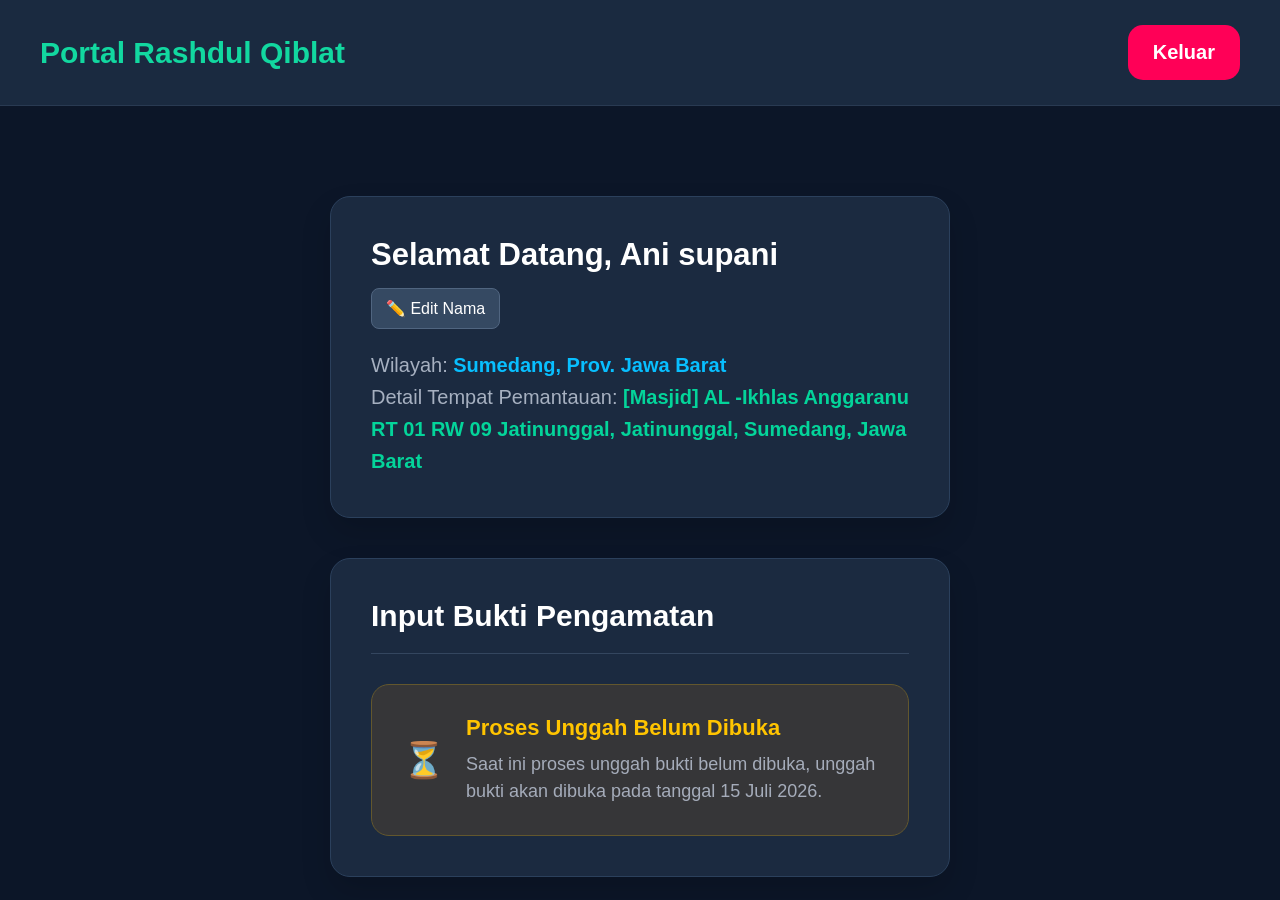
<file: index.html>
<!DOCTYPE html>
<html lang="id">
<head>
<meta charset="UTF-8">

<meta name="viewport" content="width=device-width, initial-scale=1.0">

<title>Dashboard Peserta</title>

<style>
*{
    margin:0;
    padding:0;
    box-sizing:border-box;
}

body{
    min-height:100vh;
    font-family:Arial, Helvetica, sans-serif;
    background:#0c1628;
    color:white;
}


/* NAVBAR */

.navbar{
    width:100%;
    background:#1a2a40;
    border-bottom:1px solid #293a52;
}

.navbar-container{
    height:105px;
    padding:20px 40px;
    display:flex;
    align-items:center;
    justify-content:space-between;
}


.brand{
    color:#12d8a0;
    font-size:30px;
    font-weight:bold;
}


.logout-button{

    background:#ff0057;
    color:white;

    padding:16px 25px;

    border-radius:15px;

    font-size:20px;
    font-weight:bold;

    text-decoration:none;

    transition:.3s;
}


.logout-button:hover{
    background:#d90048;
}


/* CONTAINER */

.dashboard-container{

    max-width:700px;

    margin:90px auto;

    padding:0 40px;

}


/* CARD */

.dashboard-card{

    background:#1b2a40;

    border:1px solid #2b405c;

    border-radius:20px;

    padding:40px;

    box-shadow:0 15px 30px rgba(0,0,0,.15);

}


/* WELCOME */

.welcome-row{

    display:flex;

    align-items:center;

    flex-wrap:wrap;

    gap:15px;

}


.welcome-row h1{

    font-size:31px;

}


.edit-button{

    background:#354962;

    border:1px solid #506580;

    color:white;

    padding:10px 14px;

    border-radius:8px;

    cursor:pointer;

    font-size:16px;

}


.edit-button:hover{

    background:#425a77;

}



.participant-information{

    margin-top:20px;

}



.participant-information p{

    color:#a6b0c0;

    font-size:20px;

    line-height:1.6;

}


.region-text{

    color:#08bfff;

    font-weight:bold;

}


.location-text{

    color:#04d49a;

    font-weight:bold;

}



/* UPLOAD */

.upload-card{

    margin-top:40px;

}


.upload-card h2{

    font-size:30px;

}



.card-divider{

    height:1px;

    background:#34465f;

    margin:20px 0 30px;

}



.upload-notice{

    background:#363638;

    border:1px solid #63572d;

    border-radius:18px;

    padding:30px;

    display:flex;

    align-items:center;

    gap:20px;

}



.notice-icon{

    font-size:35px;

}


.notice-content h3{

    color:#ffc400;

    font-size:22px;

    margin-bottom:10px;

}


.notice-content p{

    color:#a5acba;

    font-size:18px;

    line-height:1.5;

}



/* MOBILE */

@media(max-width:600px){


.navbar-container{

    height:85px;

    padding:15px 20px;

}



.brand{

    font-size:20px;

}



.logout-button{

    padding:12px 18px;

    font-size:15px;

}



.dashboard-container{

    margin-top:55px;

    padding:0 20px;

}



.dashboard-card{

    padding:25px 22px;

}



.welcome-row h1{

    font-size:24px;

}



.participant-information p{

    font-size:16px;

}



.upload-card h2{

    font-size:23px;

}



.upload-notice{

    padding:20px;

}



.notice-content h3{

    font-size:17px;

}



.notice-content p{

    font-size:15px;

}


}

</style>

</head>


<body>


<header class="navbar">

<div class="navbar-container">


<div class="brand">
    Portal Rashdul Qiblat
</div>


<a class="logout-button" href="#">
    Keluar
</a>


</div>

</header>



<main class="dashboard-container">


<section class="dashboard-card">


<div class="welcome-row">


<h1>
Selamat Datang,
<span id="nama">
 Ani supani   
</span>
</h1>


<button class="edit-button" onclick="ubahNama()">

✏️ Edit Nama

</button>


</div>



<div class="participant-information">


<p>
Wilayah:
<span class="region-text">
Sumedang, Prov. Jawa Barat
</span>
</p>


<p>

Detail Tempat Pemantauan:

<span class="location-text">

[Masjid] AL -Ikhlas Anggaranu RT 01 RW 09
Jatinunggal, Jatinunggal, Sumedang, Jawa Barat

</span>

</p>


</div>


</section>




<section class="dashboard-card upload-card">


<h2>
Input Bukti Pengamatan
</h2>


<div class="card-divider"></div>



<div class="upload-notice">


<div class="notice-icon">
⏳
</div>


<div class="notice-content">


<h3>
Proses Unggah Belum Dibuka
</h3>


<p>
Saat ini proses unggah bukti belum dibuka,
unggah bukti akan dibuka pada tanggal
15 Juli 2026.
</p>


</div>


</div>



</section>


</main>




<script>


function ubahNama(){

let namaLama=document.getElementById("nama").innerHTML.trim();


let namaBaru=prompt(
"Masukkan nama peserta:",
namaLama
);



if(namaBaru!==null && namaBaru.trim()!==""){

document.getElementById("nama").innerHTML=
namaBaru;

}

}


</script>



</body>
</html>
</file>
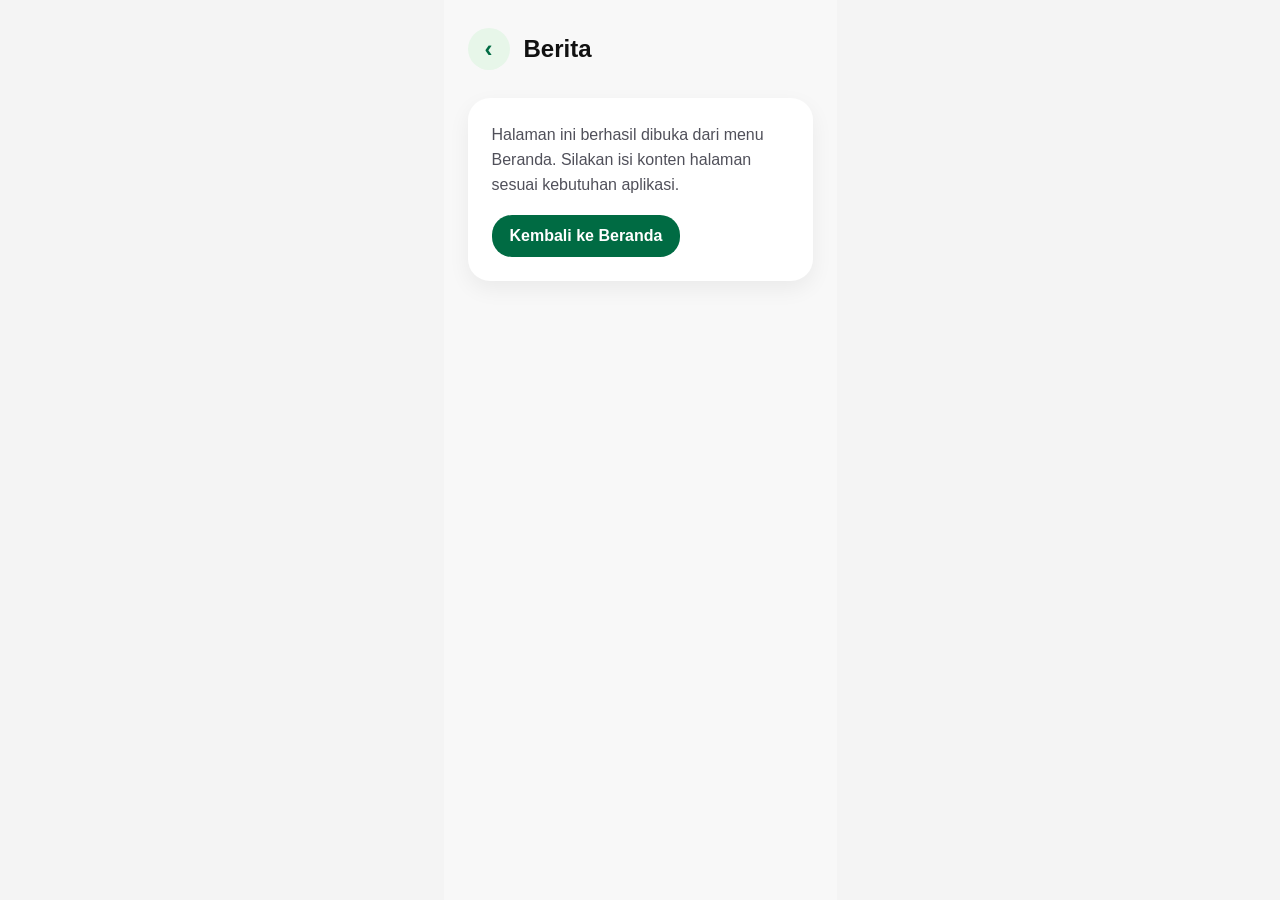
<file: berita.html>
<!DOCTYPE html>
<html lang="id">
<head>
<meta charset="UTF-8">
<meta name="viewport" content="width=device-width, initial-scale=1.0">
<title>Berita</title>
<style>
* { box-sizing: border-box; margin: 0; padding: 0; font-family: "Segoe UI", Arial, sans-serif; }
body { min-height: 100vh; background: #f4f4f4; display: flex; justify-content: center; }
.phone { width: 393px; min-height: 100vh; background: #f8f8f8; padding: 28px 24px; }
.header { display: flex; align-items: center; gap: 14px; margin-bottom: 28px; }
.back { width: 42px; height: 42px; border-radius: 50%; border: none; background: #e7f6e9; color: #006b43; font-size: 24px; font-weight: 800; cursor: pointer; }
h1 { font-size: 24px; color: #111; line-height: 32px; }
.card { background: #fff; border-radius: 22px; padding: 24px; box-shadow: 0 8px 22px rgba(0,0,0,.06); }
p { color: #50505a; font-size: 16px; line-height: 25px; margin-bottom: 18px; }
.btn { display: inline-block; padding: 12px 18px; border-radius: 20px; background: #006b43; color: #fff; text-decoration: none; font-weight: 700; }
</style>
</head>
<body>
<main class="phone">
  <div class="header">
    <button class="back" onclick="history.back()">‹</button>
    <h1>Berita</h1>
  </div>
  <section class="card">
    <p>Halaman ini berhasil dibuka dari menu Beranda. Silakan isi konten halaman sesuai kebutuhan aplikasi.</p>
    <a class="btn" href="index.html">Kembali ke Beranda</a>
  </section>
</main>
</body>
</html>
</file>
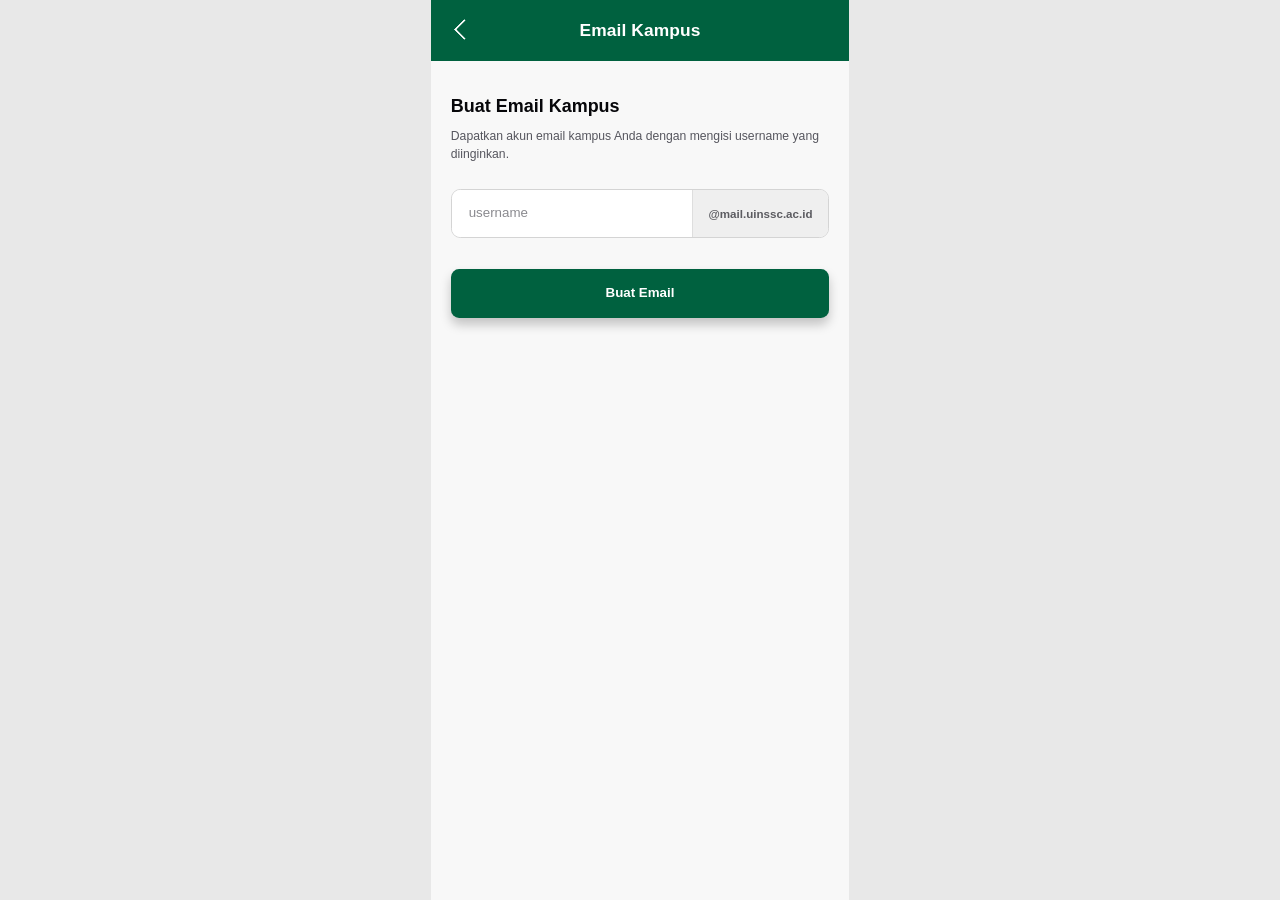
<file: email-kampus.html>
<!DOCTYPE html>
<html lang="id">
<head>
<meta charset="UTF-8" />
<meta name="viewport" content="width=device-width, initial-scale=1.0" />
<title>Email Kampus</title>
<style>
:root{
  --s:1;
  --green:#006b43;
  --green-dark:#00613f;
  --page:#f8f8f8;
  --text:#101014;
  --muted:#55565f;
  --line:#d8d8d8;
}
*{box-sizing:border-box;margin:0;padding:0}
html,body{width:100%;height:100%}
body{
  background:#e8e8e8;
  display:flex;
  justify-content:center;
  align-items:flex-start;
  font-family:"Segoe UI",Arial,sans-serif;
  color:var(--text);
  overflow:hidden;
}
.phone{
  width:calc(720px * var(--s));
  height:calc(1551px * var(--s));
  background:var(--page);
  overflow:hidden;
  position:relative;
}
.appbar{
  width:100%;
  height:calc(105px * var(--s));
  background:var(--green-dark);
  color:#fff;
  display:flex;
  align-items:center;
  justify-content:center;
  position:relative;
}
.back-btn{
  position:absolute;
  left:calc(31px * var(--s));
  top:50%;
  transform:translateY(-50%);
  width:calc(42px * var(--s));
  height:calc(52px * var(--s));
  border:0;
  background:transparent;
  cursor:pointer;
  -webkit-tap-highlight-color:transparent;
}
.back-btn::before{
  content:"";
  position:absolute;
  left:calc(13px * var(--s));
  top:calc(12px * var(--s));
  width:calc(22px * var(--s));
  height:calc(22px * var(--s));
  border-left:calc(5px * var(--s)) solid #fff;
  border-bottom:calc(5px * var(--s)) solid #fff;
  transform:rotate(45deg);
  border-radius:calc(2px * var(--s));
}
.appbar-title{
  font-size:calc(30px * var(--s));
  line-height:calc(36px * var(--s));
  font-weight:700;
  letter-spacing:.1px;
}
.content{
  padding:calc(58px * var(--s)) calc(34px * var(--s)) 0;
}
.title{
  font-size:calc(31px * var(--s));
  line-height:calc(38px * var(--s));
  font-weight:700;
  color:#07070a;
  margin-bottom:calc(19px * var(--s));
}
.desc{
  width:calc(650px * var(--s));
  color:#56565e;
  font-size:calc(21px * var(--s));
  line-height:calc(31px * var(--s));
  font-weight:400;
  margin-bottom:calc(43px * var(--s));
}
.input-wrap{
  width:100%;
  height:calc(86px * var(--s));
  border:calc(1.4px * var(--s)) solid #d4d4d4;
  border-radius:calc(16px * var(--s));
  background:#fff;
  display:grid;
  grid-template-columns:1fr calc(235px * var(--s));
  overflow:hidden;
}
.username-input{
  border:0;
  outline:0;
  background:#fff;
  padding:0 calc(29px * var(--s));
  font-size:calc(23px * var(--s));
  line-height:calc(28px * var(--s));
  color:#24242a;
  font-weight:400;
}
.username-input::placeholder{
  color:#8a8a8f;
  opacity:1;
}
.domain-box{
  background:#efefef;
  border-left:calc(1px * var(--s)) solid #dedede;
  display:flex;
  align-items:center;
  justify-content:center;
  color:#5c5c61;
  font-size:calc(20px * var(--s));
  line-height:calc(26px * var(--s));
  font-weight:600;
  white-space:nowrap;
}
.create-btn{
  width:100%;
  height:calc(86px * var(--s));
  margin-top:calc(52px * var(--s));
  border:0;
  border-radius:calc(14px * var(--s));
  background:var(--green-dark);
  color:#fff;
  display:grid;
  place-items:center;
  font-size:calc(23px * var(--s));
  line-height:calc(28px * var(--s));
  font-weight:700;
  box-shadow:0 calc(11px * var(--s)) calc(18px * var(--s)) rgba(0,0,0,.22);
  cursor:pointer;
  -webkit-tap-highlight-color:transparent;
}
.create-btn:active,
.back-btn:active{
  transform:translateY(-50%) scale(.96);
  opacity:.85;
}
.create-btn:active{
  transform:scale(.98);
}
.result-card{
  display:none;
  margin-top:calc(32px * var(--s));
  background:#e8f6e9;
  border:calc(1px * var(--s)) solid #d3ead7;
  border-radius:calc(14px * var(--s));
  padding:calc(22px * var(--s)) calc(24px * var(--s));
  color:#006b43;
  font-size:calc(19px * var(--s));
  line-height:calc(27px * var(--s));
  font-weight:600;
}
.toast{
  position:fixed;
  left:50%;
  bottom:calc(34px * var(--s));
  transform:translateX(-50%) translateY(calc(20px * var(--s)));
  min-width:calc(310px * var(--s));
  max-width:calc(620px * var(--s));
  padding:calc(15px * var(--s)) calc(22px * var(--s));
  border-radius:calc(18px * var(--s));
  background:rgba(0,97,63,.96);
  color:#fff;
  text-align:center;
  font-size:calc(17px * var(--s));
  line-height:calc(23px * var(--s));
  font-weight:500;
  opacity:0;
  pointer-events:none;
  transition:.2s ease;
}
.toast.show{
  opacity:1;
  transform:translateX(-50%) translateY(0);
}
@media(max-width:720px){body{background:var(--page)}}
</style>
</head>
<body>
<main class="phone">
  <header class="appbar">
    <button class="back-btn" aria-label="Kembali"></button>
    <h1 class="appbar-title">Email Kampus</h1>
  </header>

  <section class="content">
    <h2 class="title">Buat Email Kampus</h2>
    <p class="desc">Dapatkan akun email kampus Anda dengan mengisi username yang diinginkan.</p>

    <div class="input-wrap">
      <input class="username-input" id="username" type="text" placeholder="username" autocomplete="off" />
      <div class="domain-box">@mail.uinssc.ac.id</div>
    </div>

    <button class="create-btn" id="createEmail">Buat Email</button>
    <div class="result-card" id="resultCard"></div>
  </section>
</main>

<div class="toast" id="toast"></div>

<script>
function fitPhone(){
  const scale = Math.min(window.innerWidth / 720, window.innerHeight / 1551, 1);
  document.documentElement.style.setProperty('--s', scale.toFixed(5));
}
fitPhone();
window.addEventListener('resize', fitPhone);

const backBtn = document.querySelector('.back-btn');
const input = document.getElementById('username');
const createBtn = document.getElementById('createEmail');
const resultCard = document.getElementById('resultCard');
const toast = document.getElementById('toast');
const domain = '@mail.uinssc.ac.id';

backBtn.addEventListener('click', () => {
  if (history.length > 1) history.back();
  else window.location.href = 'index.html';
});

function showToast(message){
  toast.textContent = message;
  toast.classList.add('show');
  clearTimeout(window.__toastTimer);
  window.__toastTimer = setTimeout(() => toast.classList.remove('show'), 1600);
}

function cleanUsername(value){
  return value
    .toLowerCase()
    .replace(/\s+/g, '')
    .replace(/[^a-z0-9._-]/g, '');
}

input.addEventListener('input', () => {
  const cleaned = cleanUsername(input.value);
  if (input.value !== cleaned) input.value = cleaned;
});

createBtn.addEventListener('click', () => {
  const username = cleanUsername(input.value.trim());

  if (!username) {
    showToast('Username email kampus belum diisi');
    input.focus();
    return;
  }

  const email = username + domain;
  resultCard.style.display = 'block';
  resultCard.textContent = 'Email kampus yang diajukan: ' + email;
  showToast('Pengajuan email kampus berhasil dibuat');
});
</script>
</body>
</html>
</file>
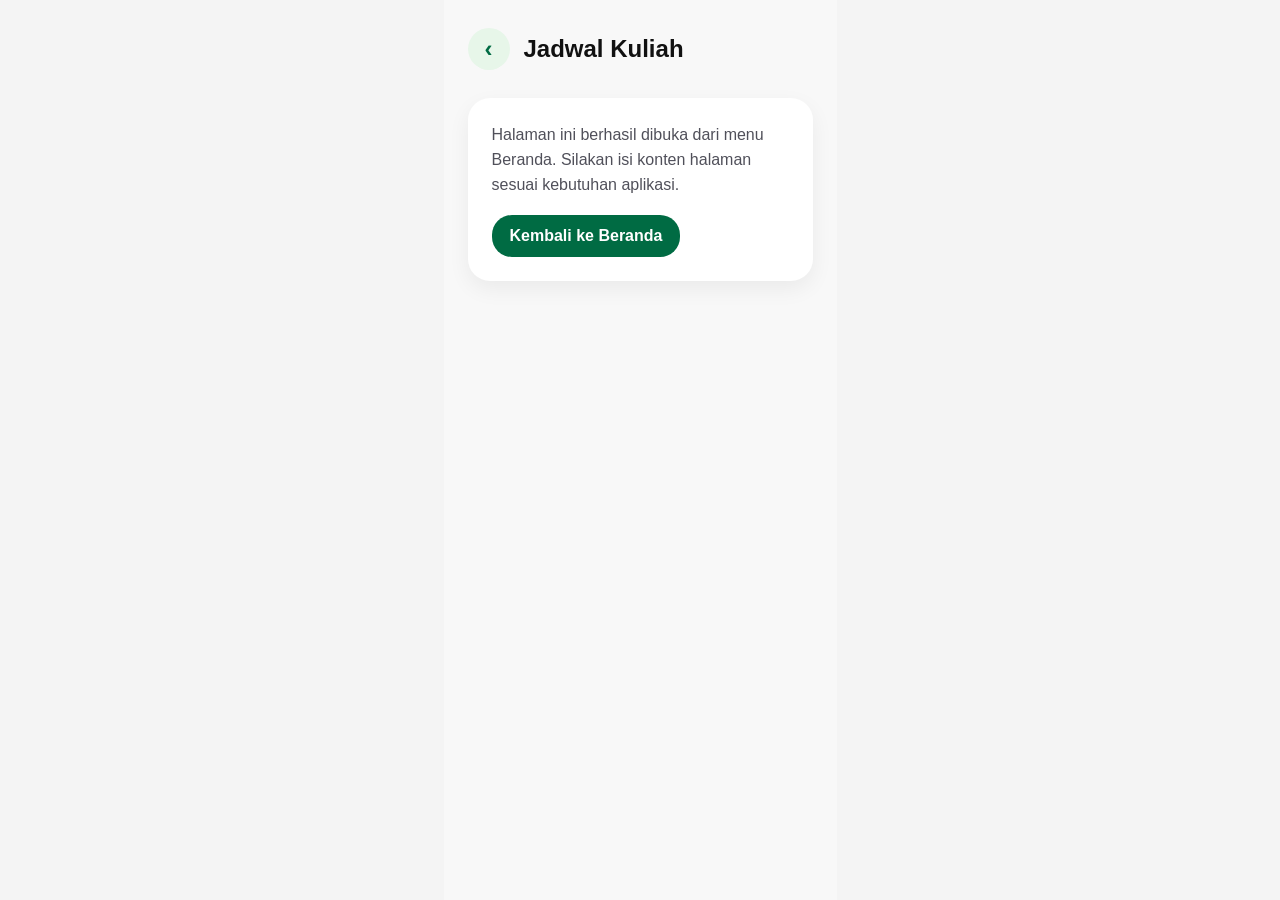
<file: jadwal.html>
<!DOCTYPE html>
<html lang="id">
<head>
<meta charset="UTF-8">
<meta name="viewport" content="width=device-width, initial-scale=1.0">
<title>Jadwal Kuliah</title>
<style>
* { box-sizing: border-box; margin: 0; padding: 0; font-family: "Segoe UI", Arial, sans-serif; }
body { min-height: 100vh; background: #f4f4f4; display: flex; justify-content: center; }
.phone { width: 393px; min-height: 100vh; background: #f8f8f8; padding: 28px 24px; }
.header { display: flex; align-items: center; gap: 14px; margin-bottom: 28px; }
.back { width: 42px; height: 42px; border-radius: 50%; border: none; background: #e7f6e9; color: #006b43; font-size: 24px; font-weight: 800; cursor: pointer; }
h1 { font-size: 24px; color: #111; line-height: 32px; }
.card { background: #fff; border-radius: 22px; padding: 24px; box-shadow: 0 8px 22px rgba(0,0,0,.06); }
p { color: #50505a; font-size: 16px; line-height: 25px; margin-bottom: 18px; }
.btn { display: inline-block; padding: 12px 18px; border-radius: 20px; background: #006b43; color: #fff; text-decoration: none; font-weight: 700; }
</style>
</head>
<body>
<main class="phone">
  <div class="header">
    <button class="back" onclick="history.back()">‹</button>
    <h1>Jadwal Kuliah</h1>
  </div>
  <section class="card">
    <p>Halaman ini berhasil dibuka dari menu Beranda. Silakan isi konten halaman sesuai kebutuhan aplikasi.</p>
    <a class="btn" href="index.html">Kembali ke Beranda</a>
  </section>
</main>
</body>
</html>
</file>
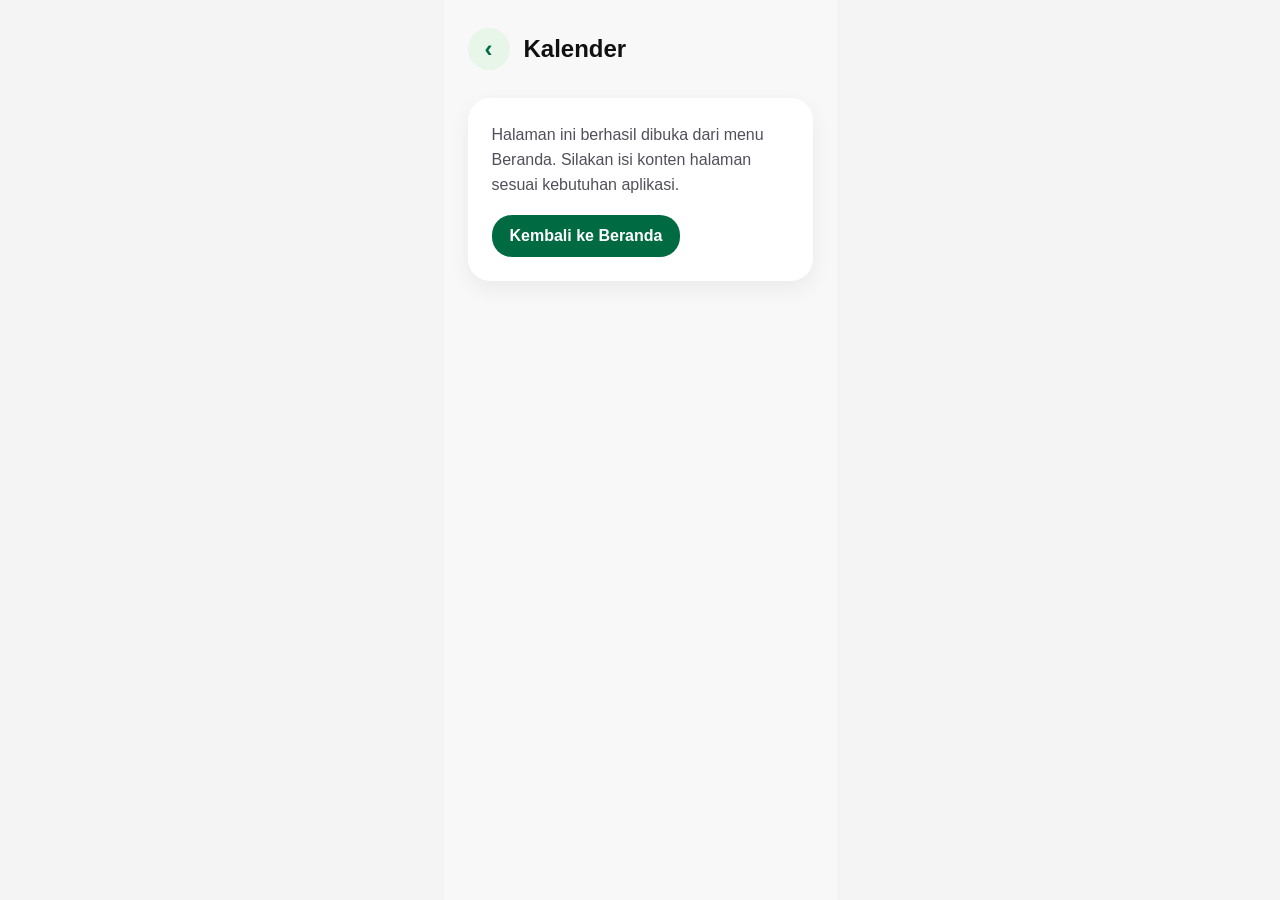
<file: kalender.html>
<!DOCTYPE html>
<html lang="id">
<head>
<meta charset="UTF-8">
<meta name="viewport" content="width=device-width, initial-scale=1.0">
<title>Kalender</title>
<style>
* { box-sizing: border-box; margin: 0; padding: 0; font-family: "Segoe UI", Arial, sans-serif; }
body { min-height: 100vh; background: #f4f4f4; display: flex; justify-content: center; }
.phone { width: 393px; min-height: 100vh; background: #f8f8f8; padding: 28px 24px; }
.header { display: flex; align-items: center; gap: 14px; margin-bottom: 28px; }
.back { width: 42px; height: 42px; border-radius: 50%; border: none; background: #e7f6e9; color: #006b43; font-size: 24px; font-weight: 800; cursor: pointer; }
h1 { font-size: 24px; color: #111; line-height: 32px; }
.card { background: #fff; border-radius: 22px; padding: 24px; box-shadow: 0 8px 22px rgba(0,0,0,.06); }
p { color: #50505a; font-size: 16px; line-height: 25px; margin-bottom: 18px; }
.btn { display: inline-block; padding: 12px 18px; border-radius: 20px; background: #006b43; color: #fff; text-decoration: none; font-weight: 700; }
</style>
</head>
<body>
<main class="phone">
  <div class="header">
    <button class="back" onclick="history.back()">‹</button>
    <h1>Kalender</h1>
  </div>
  <section class="card">
    <p>Halaman ini berhasil dibuka dari menu Beranda. Silakan isi konten halaman sesuai kebutuhan aplikasi.</p>
    <a class="btn" href="index.html">Kembali ke Beranda</a>
  </section>
</main>
</body>
</html>
</file>
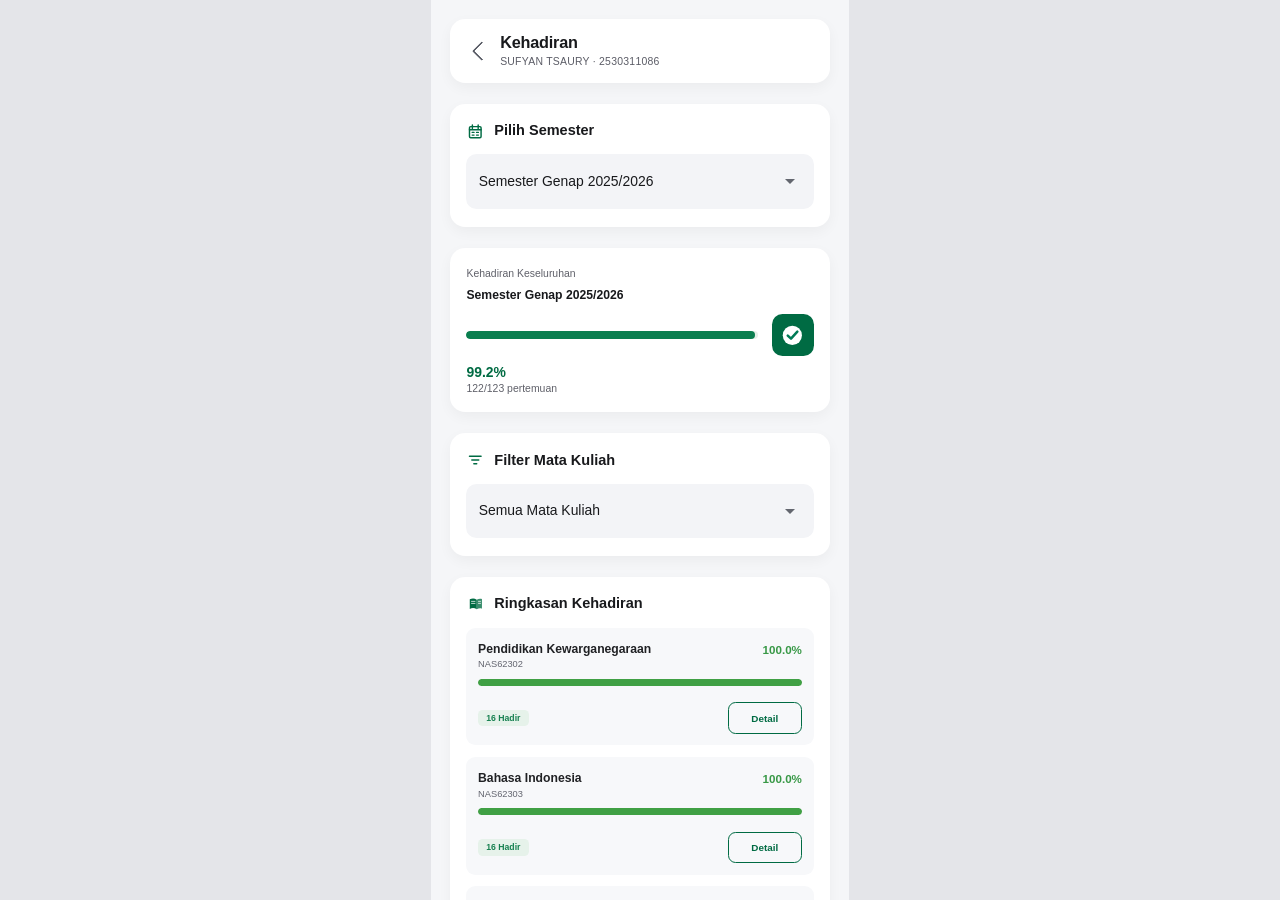
<file: kehadiran.html>
<!DOCTYPE html>
<html lang="id">
<head>
<meta charset="UTF-8" />
<meta name="viewport" content="width=device-width, initial-scale=1.0" />
<title>Kehadiran</title>
<style>
:root{
  --s:1;
  --green:#006b43;
  --green-2:#07824f;
  --page:#f5f6f8;
  --card:#ffffff;
  --soft:#f7f8fa;
  --field:#f3f4f7;
  --text:#18191c;
  --muted:#62646e;
  --shadow:0 calc(8px * var(--s)) calc(24px * var(--s)) rgba(0,0,0,.045);
}
*{box-sizing:border-box;margin:0;padding:0}
html,body{width:100%;height:100%}
body{
  background:#e4e5e9;
  display:flex;
  justify-content:center;
  align-items:flex-start;
  font-family:"Segoe UI",Arial,sans-serif;
  color:var(--text);
  overflow:hidden;
}
.phone{
  width:calc(720px * var(--s));
  height:calc(1551px * var(--s));
  background:var(--page);
  padding:calc(32px * var(--s)) calc(33px * var(--s)) calc(54px * var(--s));
  overflow-y:auto;
  overflow-x:hidden;
  position:relative;
}
.card{
  background:var(--card);
  border-radius:calc(26px * var(--s));
  box-shadow:var(--shadow);
}
.top-card{
  height:calc(111px * var(--s));
  display:flex;
  align-items:center;
  padding:0 calc(34px * var(--s));
}
.title-row{
  display:flex;
  align-items:center;
  gap:calc(19px * var(--s));
}
.back-btn{
  width:calc(33px * var(--s));
  height:calc(45px * var(--s));
  border:0;
  background:transparent;
  position:relative;
  flex:0 0 auto;
  cursor:pointer;
}
.back-btn::before{
  content:"";
  position:absolute;
  left:calc(8px * var(--s));
  top:calc(11px * var(--s));
  width:calc(20px * var(--s));
  height:calc(20px * var(--s));
  border-left:calc(4px * var(--s)) solid #585b65;
  border-bottom:calc(4px * var(--s)) solid #585b65;
  transform:rotate(45deg);
  border-radius:calc(2px * var(--s));
}
.page-title{
  font-size:calc(28px * var(--s));
  line-height:calc(33px * var(--s));
  font-weight:700;
  letter-spacing:-.2px;
}
.page-subtitle{
  margin-top:calc(5px * var(--s));
  color:#5b5c66;
  font-size:calc(18px * var(--s));
  line-height:calc(23px * var(--s));
  font-weight:400;
  letter-spacing:.25px;
}
.selector-card{
  margin-top:calc(36px * var(--s));
  padding:calc(31px * var(--s)) calc(28px * var(--s));
  min-height:calc(205px * var(--s));
}
.section-title{
  display:flex;
  align-items:center;
  gap:calc(16px * var(--s));
  font-size:calc(25px * var(--s));
  line-height:calc(31px * var(--s));
  font-weight:700;
  margin-bottom:calc(24px * var(--s));
}
.section-icon{
  width:calc(32px * var(--s));
  height:calc(32px * var(--s));
  color:var(--green);
  display:grid;
  place-items:center;
  flex:0 0 auto;
}
.section-icon svg{width:100%;height:100%}
.select-box{
  height:calc(94px * var(--s));
  border-radius:calc(18px * var(--s));
  background:var(--field);
  display:flex;
  align-items:center;
  justify-content:space-between;
  padding:0 calc(21px * var(--s));
  font-size:calc(24px * var(--s));
  line-height:calc(30px * var(--s));
  font-weight:500;
  cursor:pointer;
}
.chevron-down{
  width:0;
  height:0;
  border-left:calc(9px * var(--s)) solid transparent;
  border-right:calc(9px * var(--s)) solid transparent;
  border-top:calc(9px * var(--s)) solid #63666f;
  margin-right:calc(11px * var(--s));
}
.overall-card{
  margin-top:calc(36px * var(--s));
  min-height:calc(217px * var(--s));
  padding:calc(33px * var(--s)) calc(28px * var(--s)) calc(28px * var(--s));
}
.overall-label{
  font-size:calc(18px * var(--s));
  line-height:calc(24px * var(--s));
  color:#5f6069;
  font-weight:400;
  margin-bottom:calc(10px * var(--s));
}
.overall-title{
  font-size:calc(21px * var(--s));
  line-height:calc(28px * var(--s));
  font-weight:700;
  margin-bottom:calc(20px * var(--s));
}
.progress-area{
  display:grid;
  grid-template-columns:1fr calc(72px * var(--s));
  gap:calc(24px * var(--s));
  align-items:center;
}
.progress-line{
  width:100%;
  height:calc(14px * var(--s));
  border-radius:999px;
  overflow:hidden;
  background:#e5efe7;
}
.progress-fill{
  height:100%;
  width:var(--progress,100%);
  background:#0a7e4f;
  border-radius:999px;
}
.check-box{
  width:calc(72px * var(--s));
  height:calc(72px * var(--s));
  border-radius:calc(18px * var(--s));
  background:var(--green);
  display:grid;
  place-items:center;
}
.check-box svg{
  width:calc(46px * var(--s));
  height:calc(46px * var(--s));
}
.overall-percent{
  margin-top:calc(13px * var(--s));
  color:var(--green);
  font-size:calc(24px * var(--s));
  line-height:calc(29px * var(--s));
  font-weight:700;
}
.overall-meet{
  margin-top:calc(3px * var(--s));
  color:#5f6069;
  font-size:calc(18px * var(--s));
  line-height:calc(24px * var(--s));
  font-weight:400;
}
.content-card{
  margin-top:calc(36px * var(--s));
  padding:calc(31px * var(--s)) calc(28px * var(--s)) calc(33px * var(--s));
}
.attendance-list{
  display:flex;
  flex-direction:column;
  gap:calc(20px * var(--s));
}
.attendance-item{
  background:var(--soft);
  border-radius:calc(16px * var(--s));
  padding:calc(24px * var(--s)) calc(20px * var(--s)) calc(20px * var(--s));
  min-height:calc(176px * var(--s));
}
.att-top{
  display:flex;
  align-items:flex-start;
  justify-content:space-between;
  gap:calc(20px * var(--s));
  margin-bottom:calc(13px * var(--s));
}
.subject-title{
  font-size:calc(21px * var(--s));
  line-height:calc(27px * var(--s));
  font-weight:700;
  color:#202124;
}
.subject-code{
  margin-top:calc(2px * var(--s));
  color:#62646e;
  font-size:calc(16px * var(--s));
  line-height:calc(22px * var(--s));
  font-weight:400;
}
.att-percent{
  color:#389846;
  font-size:calc(20px * var(--s));
  line-height:calc(26px * var(--s));
  font-weight:700;
  white-space:nowrap;
}
.att-progress{
  height:calc(13px * var(--s));
  border-radius:999px;
  overflow:hidden;
  background:#e5e7e9;
  margin-bottom:calc(28px * var(--s));
}
.att-progress span{
  display:block;
  height:100%;
  width:var(--progress,100%);
  background:#40a044;
  border-radius:999px;
}
.att-bottom{
  display:flex;
  justify-content:space-between;
  align-items:center;
  gap:calc(16px * var(--s));
}
.badges{
  display:flex;
  gap:calc(13px * var(--s));
  align-items:center;
}
.badge-soft{
  min-width:calc(86px * var(--s));
  height:calc(29px * var(--s));
  border-radius:calc(8px * var(--s));
  background:#e6f2ea;
  color:#168050;
  display:inline-flex;
  align-items:center;
  justify-content:center;
  padding:0 calc(14px * var(--s));
  font-size:calc(15px * var(--s));
  line-height:calc(19px * var(--s));
  font-weight:600;
}
.badge-soft.red{
  background:#f8e8ee;
  color:#c74354;
}
.detail-btn{
  width:calc(128px * var(--s));
  height:calc(54px * var(--s));
  border-radius:calc(13px * var(--s));
  border:calc(2px * var(--s)) solid var(--green);
  background:transparent;
  color:var(--green);
  font-size:calc(17px * var(--s));
  font-weight:600;
  cursor:pointer;
}
.rules-card{
  margin-top:calc(36px * var(--s));
  padding:calc(31px * var(--s)) calc(28px * var(--s)) calc(31px * var(--s));
  margin-bottom:calc(30px * var(--s));
}
.rules-title{
  font-size:calc(23px * var(--s));
  line-height:calc(30px * var(--s));
  font-weight:700;
  margin-bottom:calc(24px * var(--s));
}
.rule-item{
  min-height:calc(96px * var(--s));
  border-radius:calc(14px * var(--s));
  display:grid;
  grid-template-columns:calc(40px * var(--s)) 1fr;
  gap:calc(16px * var(--s));
  align-items:center;
  padding:calc(19px * var(--s)) calc(21px * var(--s));
  margin-bottom:calc(16px * var(--s));
}
.rule-item:last-child{margin-bottom:0}
.rule-item.green{background:#e7f6e9}
.rule-item.yellow{background:#fff8df}
.rule-icon{
  width:calc(36px * var(--s));
  height:calc(36px * var(--s));
  color:#555963;
}
.rule-icon svg{width:100%;height:100%}
.rule-name{
  font-size:calc(18px * var(--s));
  line-height:calc(24px * var(--s));
  font-weight:700;
  margin-bottom:calc(4px * var(--s));
}
.rule-desc{
  color:#63646d;
  font-size:calc(15px * var(--s));
  line-height:calc(21px * var(--s));
  font-weight:400;
}
.toast{
  position:fixed;
  left:50%;
  bottom:calc(34px * var(--s));
  transform:translateX(-50%) translateY(calc(15px * var(--s)));
  min-width:calc(250px * var(--s));
  max-width:calc(430px * var(--s));
  padding:calc(13px * var(--s)) calc(18px * var(--s));
  border-radius:calc(16px * var(--s));
  background:rgba(0,83,54,.96);
  color:#fff;
  text-align:center;
  font-size:calc(15px * var(--s));
  font-weight:500;
  opacity:0;
  pointer-events:none;
  transition:.2s ease;
  z-index:10;
}
.toast.show{opacity:1;transform:translateX(-50%) translateY(0)}
.is-pressed{transform:scale(.98);opacity:.78}
@media(max-width:720px){body{background:var(--page)}}
</style>
</head>
<body>
<main class="phone">
  <section class="top-card card">
    <div class="title-row">
      <button class="back-btn" aria-label="Kembali"></button>
      <div>
        <h1 class="page-title">Kehadiran</h1>
        <p class="page-subtitle">SUFYAN TSAURY · 2530311086</p>
      </div>
    </div>
  </section>

  <section class="selector-card card">
    <div class="section-title">
      <span class="section-icon"><svg viewBox="0 0 64 64" fill="none"><rect x="12" y="16" width="40" height="38" rx="4" stroke="currentColor" stroke-width="5"/><path d="M12 27h40M22 10v12M42 10v12" stroke="currentColor" stroke-width="5" stroke-linecap="round"/><path d="M21 36h7M36 36h7M21 45h7M36 45h7" stroke="currentColor" stroke-width="4" stroke-linecap="round"/></svg></span>
      <span>Pilih Semester</span>
    </div>
    <div class="select-box" data-toast="Pilihan semester dibuka"><span>Semester Genap 2025/2026</span><span class="chevron-down"></span></div>
  </section>

  <section class="overall-card card">
    <div class="overall-label">Kehadiran Keseluruhan</div>
    <div class="overall-title">Semester Genap 2025/2026</div>
    <div class="progress-area">
      <div class="progress-line"><div class="progress-fill" style="--progress:99.2%"></div></div>
      <div class="check-box"><svg viewBox="0 0 64 64" fill="none"><circle cx="32" cy="32" r="23" fill="#fff"/><path d="M21 32.5 28.8 40 44 23" stroke="#007a55" stroke-width="6" stroke-linecap="round" stroke-linejoin="round"/></svg></div>
    </div>
    <div class="overall-percent">99.2%</div>
    <div class="overall-meet">122/123 pertemuan</div>
  </section>

  <section class="selector-card card">
    <div class="section-title">
      <span class="section-icon"><svg viewBox="0 0 64 64" fill="none"><path d="M12 18h40M20 31h24M27 44h10" stroke="currentColor" stroke-width="5" stroke-linecap="round"/></svg></span>
      <span>Filter Mata Kuliah</span>
    </div>
    <div class="select-box" data-toast="Filter mata kuliah dibuka"><span>Semua Mata Kuliah</span><span class="chevron-down"></span></div>
  </section>

  <section class="content-card card">
    <div class="section-title">
      <span class="section-icon"><svg viewBox="0 0 64 64" fill="none"><path d="M13 15c8-4 16-4 24 1v33c-8-5-16-5-24-1V15Z" fill="currentColor"/><path d="M37 16c6-3 12-4 18-2v33c-6-2-12-1-18 2V16Z" fill="currentColor" opacity=".78"/><path d="M19 22h12M19 29h12M43 22h7M43 29h7" stroke="#fff" stroke-width="2.5" stroke-linecap="round"/></svg></span>
      <span>Ringkasan Kehadiran</span>
    </div>

    <div class="attendance-list">
      <article class="attendance-item">
        <div class="att-top"><div><div class="subject-title">Pendidikan Kewarganegaraan</div><div class="subject-code">NAS62302</div></div><div class="att-percent">100.0%</div></div>
        <div class="att-progress"><span style="--progress:100%"></span></div>
        <div class="att-bottom"><div class="badges"><span class="badge-soft">16 Hadir</span></div><button class="detail-btn" data-toast="Detail kehadiran Pendidikan Kewarganegaraan">Detail</button></div>
      </article>
      <article class="attendance-item">
        <div class="att-top"><div><div class="subject-title">Bahasa Indonesia</div><div class="subject-code">NAS62303</div></div><div class="att-percent">100.0%</div></div>
        <div class="att-progress"><span style="--progress:100%"></span></div>
        <div class="att-bottom"><div class="badges"><span class="badge-soft">16 Hadir</span></div><button class="detail-btn" data-toast="Detail kehadiran Bahasa Indonesia">Detail</button></div>
      </article>
      <article class="attendance-item">
        <div class="att-top"><div><div class="subject-title">Bahasa Inggris</div><div class="subject-code">SNJ623003</div></div><div class="att-percent">100.0%</div></div>
        <div class="att-progress"><span style="--progress:100%"></span></div>
        <div class="att-bottom"><div class="badges"><span class="badge-soft">16 Hadir</span></div><button class="detail-btn" data-toast="Detail kehadiran Bahasa Inggris">Detail</button></div>
      </article>
      <article class="attendance-item">
        <div class="att-top"><div><div class="subject-title">Metodologi Studi Islam</div><div class="subject-code">SNJ62301</div></div><div class="att-percent">100.0%</div></div>
        <div class="att-progress"><span style="--progress:100%"></span></div>
        <div class="att-bottom"><div class="badges"><span class="badge-soft">16 Hadir</span></div><button class="detail-btn" data-toast="Detail kehadiran Metodologi Studi Islam">Detail</button></div>
      </article>
      <article class="attendance-item">
        <div class="att-top"><div><div class="subject-title">Ushul Fiqh</div><div class="subject-code">SYH62305</div></div><div class="att-percent">90.9%</div></div>
        <div class="att-progress"><span style="--progress:90.9%"></span></div>
        <div class="att-bottom"><div class="badges"><span class="badge-soft">10 Hadir</span><span class="badge-soft red">1 Absen</span></div><button class="detail-btn" data-toast="Detail kehadiran Ushul Fiqh">Detail</button></div>
      </article>
      <article class="attendance-item">
        <div class="att-top"><div><div class="subject-title">Teologi dan Etika Islam</div><div class="subject-code">SYH62303</div></div><div class="att-percent">100.0%</div></div>
        <div class="att-progress"><span style="--progress:100%"></span></div>
        <div class="att-bottom"><div class="badges"><span class="badge-soft">16 Hadir</span></div><button class="detail-btn" data-toast="Detail kehadiran Teologi dan Etika Islam">Detail</button></div>
      </article>
      <article class="attendance-item">
        <div class="att-top"><div><div class="subject-title">Pengantar Hukum Indonesia</div><div class="subject-code">HKI62301</div></div><div class="att-percent">100.0%</div></div>
        <div class="att-progress"><span style="--progress:100%"></span></div>
        <div class="att-bottom"><div class="badges"><span class="badge-soft">16 Hadir</span></div><button class="detail-btn" data-toast="Detail kehadiran Pengantar Hukum Indonesia">Detail</button></div>
      </article>
      <article class="attendance-item">
        <div class="att-top"><div><div class="subject-title">Fiqh Peradilan dan Hukum Acara Islam</div><div class="subject-code">HKI62323</div></div><div class="att-percent">100.0%</div></div>
        <div class="att-progress"><span style="--progress:100%"></span></div>
        <div class="att-bottom"><div class="badges"><span class="badge-soft">16 Hadir</span></div><button class="detail-btn" data-toast="Detail kehadiran Fiqh Peradilan dan Hukum Acara Islam">Detail</button></div>
      </article>
    </div>
  </section>

  <section class="rules-card card">
    <div class="rules-title">Aturan Kehadiran</div>
    <div class="rule-item green">
      <span class="rule-icon"><svg viewBox="0 0 64 64" fill="none"><circle cx="32" cy="32" r="22" stroke="currentColor" stroke-width="4"/><path d="M20 32.5 28 40l16-18" stroke="currentColor" stroke-width="5" stroke-linecap="round" stroke-linejoin="round"/></svg></span>
      <div><div class="rule-name">Minimal Kehadiran</div><div class="rule-desc">Mahasiswa wajib hadir minimal 75% dari total pertemuan untuk mengikuti UAS</div></div>
    </div>
    <div class="rule-item yellow">
      <span class="rule-icon"><svg viewBox="0 0 64 64" fill="none"><circle cx="32" cy="34" r="20" stroke="currentColor" stroke-width="4"/><path d="M32 22v13l8 5M25 10h14M32 10v7" stroke="currentColor" stroke-width="5" stroke-linecap="round"/></svg></span>
      <div><div class="rule-name">Toleransi keterlambatan</div><div class="rule-desc">Toleransi keterlambatan maksimal 15 menit dari waktu mulai kuliah</div></div>
    </div>
  </section>
</main>
<div class="toast" id="toast"></div>
<script>
function fitPhone(){
  const scale = Math.min(window.innerWidth / 720, window.innerHeight / 1551, 1);
  document.documentElement.style.setProperty('--s', scale.toFixed(5));
}
fitPhone();
window.addEventListener('resize', fitPhone);

document.querySelector('.back-btn').addEventListener('click', () => {
  if (history.length > 1) history.back();
  else window.location.href = 'index.html';
});

const toast = document.getElementById('toast');
document.querySelectorAll('[data-toast]').forEach((item) => {
  item.addEventListener('click', () => {
    toast.textContent = item.dataset.toast;
    toast.classList.add('show');
    setTimeout(() => toast.classList.remove('show'), 1300);
  });
});

document.querySelectorAll('button, .select-box').forEach((el) => {
  el.addEventListener('touchstart', () => el.classList.add('is-pressed'), {passive:true});
  el.addEventListener('touchend', () => el.classList.remove('is-pressed'), {passive:true});
  el.addEventListener('mouseleave', () => el.classList.remove('is-pressed'));
});
</script>
</body>
</html>
</file>
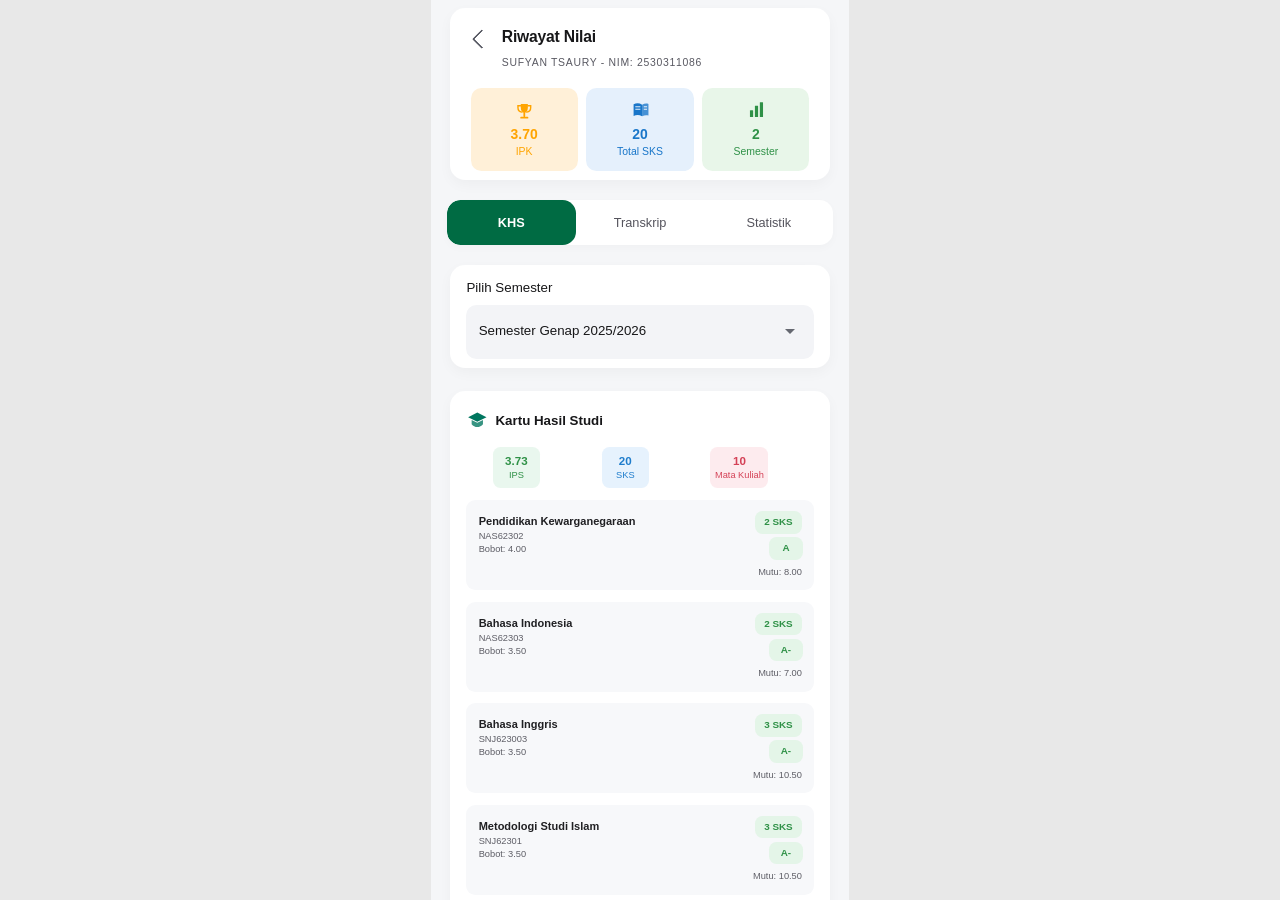
<file: khs.html>
<!DOCTYPE html>
<html lang="id">
<head>
<meta charset="UTF-8" />
<meta name="viewport" content="width=device-width, initial-scale=1.0" />
<title>Riwayat Nilai</title>
<style>
:root{
  --s:1;
  --green:#006b43;
  --green-2:#00765f;
  --dark:#171719;
  --muted:#5f5f68;
  --page:#f5f6f8;
  --soft:#f1f3f6;
  --yellow:#fff0d8;
  --blue:#e5f0fc;
  --mint:#e8f6e9;
  --orange-bg:#fff2dc;
  --orange:#f2a11d;
}
*{box-sizing:border-box;margin:0;padding:0}
html,body{width:100%;height:100%}
body{
  background:#e8e8e8;
  display:flex;
  justify-content:center;
  align-items:flex-start;
  font-family:"Segoe UI",Arial,sans-serif;
  color:var(--dark);
  overflow:hidden;
}
.phone{
  width:calc(720px * var(--s));
  height:calc(1551px * var(--s));
  background:var(--page);
  padding:calc(13px * var(--s)) calc(33px * var(--s)) calc(54px * var(--s));
  overflow-y:auto;
  overflow-x:hidden;
  position:relative;
}
.card{
  background:#fff;
  border-radius:calc(26px * var(--s));
  box-shadow:0 calc(8px * var(--s)) calc(24px * var(--s)) rgba(0,0,0,.035);
}
.top-card{
  height:calc(297px * var(--s));
  padding:calc(34px * var(--s)) calc(35px * var(--s)) calc(28px * var(--s));
}
.title-row{display:flex;align-items:flex-start;gap:calc(18px * var(--s))}
.back-btn{
  width:calc(36px * var(--s));
  height:calc(42px * var(--s));
  border:0;
  background:transparent;
  position:relative;
  flex:0 0 auto;
  cursor:pointer;
  margin-top:calc(1px * var(--s));
}
.back-btn::before{
  content:"";
  position:absolute;
  left:calc(8px * var(--s));
  top:calc(7px * var(--s));
  width:calc(20px * var(--s));
  height:calc(20px * var(--s));
  border-left:calc(4px * var(--s)) solid #575963;
  border-bottom:calc(4px * var(--s)) solid #575963;
  transform:rotate(45deg);
  border-radius:calc(2px * var(--s));
}
.page-title{
  font-size:calc(27px * var(--s));
  line-height:calc(34px * var(--s));
  font-weight:700;
  letter-spacing:-.2px;
}
.page-subtitle{
  margin-top:calc(16px * var(--s));
  color:#585861;
  font-size:calc(18px * var(--s));
  line-height:calc(23px * var(--s));
  letter-spacing:.7px;
  font-weight:400;
}
.stats-grid{
  margin-top:calc(31px * var(--s));
  display:grid;
  grid-template-columns:repeat(3,1fr);
  gap:calc(15px * var(--s));
}
.stat-box{
  height:calc(143px * var(--s));
  border-radius:calc(18px * var(--s));
  display:flex;
  flex-direction:column;
  justify-content:center;
  align-items:center;
}
.stat-box.yellow{background:var(--yellow);color:#ffa400}
.stat-box.blue{background:var(--blue);color:#1976c9}
.stat-box.green{background:var(--mint);color:#2f9147}
.stat-icon{
  width:calc(39px * var(--s));
  height:calc(39px * var(--s));
  display:grid;
  place-items:center;
  margin-bottom:calc(8px * var(--s));
}
.stat-icon svg{width:100%;height:100%}
.stat-value{
  font-size:calc(24px * var(--s));
  line-height:calc(28px * var(--s));
  font-weight:700;
}
.stat-label{
  margin-top:calc(7px * var(--s));
  font-size:calc(18px * var(--s));
  line-height:calc(22px * var(--s));
  font-weight:400;
}
.tabs{
  margin:calc(35px * var(--s)) calc(-6px * var(--s)) 0;
  height:calc(77px * var(--s));
  background:#fff;
  border-radius:calc(23px * var(--s));
  display:grid;
  grid-template-columns:repeat(3,1fr);
  box-shadow:0 calc(5px * var(--s)) calc(14px * var(--s)) rgba(0,0,0,.025);
  overflow:hidden;
}
.tab-btn{
  border:0;
  background:transparent;
  color:#55545d;
  font-size:calc(22px * var(--s));
  line-height:calc(26px * var(--s));
  font-weight:500;
  cursor:pointer;
}
.tab-btn.active{
  background:var(--green);
  color:#fff;
  border-radius:calc(23px * var(--s));
  font-weight:700;
}
.selector-card{
  margin-top:calc(34px * var(--s));
  height:calc(178px * var(--s));
  padding:calc(27px * var(--s)) calc(28px * var(--s));
}
.selector-label{
  font-size:calc(23px * var(--s));
  line-height:calc(29px * var(--s));
  font-weight:400;
  margin-bottom:calc(13px * var(--s));
}
.select-box{
  height:calc(94px * var(--s));
  border-radius:calc(18px * var(--s));
  background:#f3f4f7;
  display:flex;
  align-items:center;
  justify-content:space-between;
  padding:0 calc(21px * var(--s));
  font-size:calc(23px * var(--s));
  line-height:calc(29px * var(--s));
  font-weight:500;
  cursor:pointer;
}
.chevron-down{
  width:0;height:0;
  border-left:calc(9px * var(--s)) solid transparent;
  border-right:calc(9px * var(--s)) solid transparent;
  border-top:calc(9px * var(--s)) solid #656871;
  margin-right:calc(11px * var(--s));
}
.content-card{
  margin-top:calc(40px * var(--s));
  padding:calc(31px * var(--s)) calc(28px * var(--s)) calc(34px * var(--s));
}
.section-title{
  display:flex;
  align-items:center;
  gap:calc(11px * var(--s));
  font-size:calc(23px * var(--s));
  line-height:calc(30px * var(--s));
  font-weight:700;
  margin-bottom:calc(27px * var(--s));
}
.section-icon{
  width:calc(39px * var(--s));
  height:calc(39px * var(--s));
  color:#00765f;
  display:grid;
  place-items:center;
}
.section-icon svg{width:100%;height:100%}
.khs-summary{
  display:grid;
  grid-template-columns:repeat(3,1fr);
  align-items:center;
  gap:calc(55px * var(--s));
  padding:0 calc(45px * var(--s)) calc(21px * var(--s));
}
.khs-mini{
  width:calc(82px * var(--s));
  height:calc(70px * var(--s));
  border-radius:calc(13px * var(--s));
  display:flex;
  flex-direction:column;
  justify-content:center;
  align-items:center;
}
.khs-mini.green{background:#e9f7ee;color:#2f9147}
.khs-mini.blue{background:#e6f2fd;color:#1f7dcc}
.khs-mini.red{background:#fdebee;color:#d44156}
.khs-mini-value{
  font-size:calc(20px * var(--s));
  line-height:calc(23px * var(--s));
  font-weight:700;
}
.khs-mini-label{
  width:100%;
  margin-top:calc(4px * var(--s));
  font-size:calc(16px * var(--s));
  line-height:calc(20px * var(--s));
  font-weight:400;
  text-align:center;
}

.khs-mini.red{
  width:calc(100px * var(--s));
}

.subject-list{
  display:flex;
  flex-direction:column;
  gap:calc(20px * var(--s));
}
.subject-item{
  min-height:calc(155px * var(--s));
  position:relative;
  border-radius:calc(16px * var(--s));
  background:#f7f8fa;
  padding:calc(24px * var(--s)) calc(150px * var(--s)) calc(20px * var(--s)) calc(21px * var(--s));
}
.subject-title{
  font-size:calc(19px * var(--s));
  line-height:calc(25px * var(--s));
  font-weight:600;
  color:#202023;
}
.subject-code,
.subject-bobot{
  color:#5d5d65;
  font-size:calc(16px * var(--s));
  line-height:calc(22px * var(--s));
  font-weight:400;
}
.subject-code{margin-top:calc(3px * var(--s))}
.sks-pill,
.grade-pill{
  position:absolute;
  right:calc(20px * var(--s));
  min-width:calc(81px * var(--s));
  height:calc(39px * var(--s));
  border-radius:calc(13px * var(--s));
  display:grid;
  place-items:center;
  font-size:calc(17px * var(--s));
  line-height:calc(21px * var(--s));
  font-weight:600;
}
.sks-pill{
  top:calc(19px * var(--s));
  background:#e7e7e8;
  color:#5c5c63;
}
.subject-item.passed .sks-pill,
.subject-item.passed .grade-pill{
  background:#e4f5e8;
  color:#2f9147;
}
.subject-item.orange-grade .sks-pill,
.subject-item.orange-grade .grade-pill{
  background:var(--orange-bg);
  color:var(--orange);
}
.grade-pill{
  top:calc(64px * var(--s));
  min-width:calc(59px * var(--s));
  right:calc(18px * var(--s));
  background:#ececef;
  color:#5b5b62;
}
.mutu{
  position:absolute;
  right:calc(20px * var(--s));
  bottom:calc(21px * var(--s));
  color:#5d5d65;
  font-size:calc(16px * var(--s));
  line-height:calc(21px * var(--s));
  font-weight:400;
}
.hidden{display:none!important}
.toast{
  position:fixed;
  left:50%;
  bottom:calc(30px * var(--s));
  transform:translateX(-50%);
  background:#111;
  color:#fff;
  padding:calc(12px * var(--s)) calc(18px * var(--s));
  border-radius:calc(24px * var(--s));
  font-size:calc(15px * var(--s));
  opacity:0;
  pointer-events:none;
  transition:.2s ease;
}
.toast.show{opacity:.92}
@media(max-width:720px){body{background:var(--page)}}
</style>
</head>
<body>
<main class="phone">
  <section class="top-card card">
    <div class="title-row">
      <button class="back-btn" aria-label="Kembali"></button>
      <div>
        <h1 class="page-title">Riwayat Nilai</h1>
        <p class="page-subtitle">SUFYAN TSAURY - NIM: 2530311086</p>
      </div>
    </div>

    <div class="stats-grid">
      <div class="stat-box yellow">
        <div class="stat-icon">
          <svg viewBox="0 0 64 64" fill="none"><path d="M22 14h20v10c0 9-4 15-10 15s-10-6-10-15V14Z" fill="currentColor"/><path d="M22 19h-8v5c0 7 4 12 11 13M42 19h8v5c0 7-4 12-11 13" stroke="currentColor" stroke-width="4" stroke-linecap="round"/><path d="M32 39v9M23 53h18" stroke="currentColor" stroke-width="5" stroke-linecap="round"/></svg>
        </div>
        <div class="stat-value">3.70</div>
        <div class="stat-label">IPK</div>
      </div>

      <div class="stat-box blue">
        <div class="stat-icon">
          <svg viewBox="0 0 64 64" fill="none"><path d="M13 15c8-4 16-4 24 1v33c-8-5-16-5-24-1V15Z" fill="currentColor"/><path d="M37 16c6-3 12-4 18-2v33c-6-2-12-1-18 2V16Z" fill="currentColor" opacity=".78"/><path d="M19 22h12M19 29h12M43 22h7M43 29h7" stroke="#fff" stroke-width="2.5" stroke-linecap="round"/></svg>
        </div>
        <div class="stat-value">20</div>
        <div class="stat-label">Total SKS</div>
      </div>

      <div class="stat-box green">
        <div class="stat-icon">
          <svg viewBox="0 0 64 64"><rect x="14" y="32" width="9" height="19" rx="1" fill="currentColor"/><rect x="28" y="19" width="9" height="32" rx="1" fill="currentColor"/><rect x="42" y="9" width="9" height="42" rx="1" fill="currentColor"/></svg>
        </div>
        <div class="stat-value">2</div>
        <div class="stat-label">Semester</div>
      </div>
    </div>
  </section>

  <section class="tabs" data-tabs>
    <button class="tab-btn active" data-target="khs-panel">KHS</button>
    <button class="tab-btn" data-target="transkrip-panel">Transkrip</button>
    <button class="tab-btn" data-target="statistik-panel">Statistik</button>
  </section>

  <section class="selector-card card">
    <div class="selector-label">Pilih Semester</div>
    <div class="select-box" data-toast="Pilihan semester dibuka">
      <span>Semester Genap 2025/2026</span>
      <span class="chevron-down"></span>
    </div>
  </section>

  <section id="khs-panel" class="content-card card tab-panel">
    <div class="section-title">
      <span class="section-icon">
        <svg viewBox="0 0 64 64"><path d="M32 10 6 23l26 13 26-13L32 10Z" fill="currentColor"/><path d="M16 31v12c4 5 10 8 16 8s12-3 16-8V31l-16 8-16-8Z" fill="currentColor" opacity=".78"/></svg>
      </span>
      <span>Kartu Hasil Studi</span>
    </div>

    <div class="khs-summary">
      <div class="khs-mini green"><div class="khs-mini-value">3.73</div><div class="khs-mini-label">IPS</div></div>
      <div class="khs-mini blue"><div class="khs-mini-value">20</div><div class="khs-mini-label">SKS</div></div>
      <div class="khs-mini red"><div class="khs-mini-value">10</div><div class="khs-mini-label">Mata Kuliah</div></div>
    </div>

    <div class="subject-list">
      <article class="subject-item passed">
        <div class="subject-title">Pendidikan Kewarganegaraan</div>
        <div class="subject-code">NAS62302</div>
        <div class="subject-bobot">Bobot: 4.00</div>
        <span class="sks-pill">2 SKS</span>
        <span class="grade-pill">A</span>
        <span class="mutu">Mutu: 8.00</span>
      </article>

      <article class="subject-item passed">
        <div class="subject-title">Bahasa Indonesia</div>
        <div class="subject-code">NAS62303</div>
        <div class="subject-bobot">Bobot: 3.50</div>
        <span class="sks-pill">2 SKS</span>
        <span class="grade-pill">A-</span>
        <span class="mutu">Mutu: 7.00</span>
      </article>

      <article class="subject-item passed">
        <div class="subject-title">Bahasa Inggris</div>
        <div class="subject-code">SNJ623003</div>
        <div class="subject-bobot">Bobot: 3.50</div>
        <span class="sks-pill">3 SKS</span>
        <span class="grade-pill">A-</span>
        <span class="mutu">Mutu: 10.50</span>
      </article>

      <article class="subject-item passed">
        <div class="subject-title">Metodologi Studi Islam</div>
        <div class="subject-code">SNJ62301</div>
        <div class="subject-bobot">Bobot: 3.50</div>
        <span class="sks-pill">3 SKS</span>
        <span class="grade-pill">A-</span>
        <span class="mutu">Mutu: 10.50</span>
      </article>

      <article class="subject-item orange-grade">
        <div class="subject-title">Program Pengembangan Tilawatil Qur'an (PPTQ)</div>
        <div class="subject-code">SNJ90003</div>
        <div class="subject-bobot">Bobot: 3.50</div>
        <span class="sks-pill">0 SKS</span>
        <span class="grade-pill">B</span>
        <span class="mutu">Mutu: 0.00</span>
      </article>

      <article class="subject-item passed">
        <div class="subject-title">Ushul Fiqh</div>
        <div class="subject-code">SYH62305</div>
        <div class="subject-bobot">Bobot: 4.00</div>
        <span class="sks-pill">3 SKS</span>
        <span class="grade-pill">A</span>
        <span class="mutu">Mutu: 12.00</span>
      </article>

      <article class="subject-item passed">
        <div class="subject-title">Teologi dan Etika Islam</div>
        <div class="subject-code">SYH62303</div>
        <div class="subject-bobot">Bobot: 3.50</div>
        <span class="sks-pill">3 SKS</span>
        <span class="grade-pill">A-</span>
        <span class="mutu">Mutu: 10.50</span>
      </article>

      <article class="subject-item passed">
        <div class="subject-title">Pengantar Hukum Indonesia</div>
        <div class="subject-code">HKI62301</div>
        <div class="subject-bobot">Bobot: 4.00</div>
        <span class="sks-pill">2 SKS</span>
        <span class="grade-pill">A</span>
        <span class="mutu">Mutu: 8.00</span>
      </article>

      <article class="subject-item passed">
        <div class="subject-title">Fiqh Peradilan dan Hukum Acra Islam</div>
        <div class="subject-code">HKI62323</div>
        <div class="subject-bobot">Bobot: 4.00</div>
        <span class="sks-pill">2 SKS</span>
        <span class="grade-pill">A</span>
        <span class="mutu">Mutu: 8.00</span>
      </article>

      <article class="subject-item passed">
        <div class="subject-title">Kitab Kuning</div>
        <div class="subject-code">SNJ62301</div>
        <div class="subject-bobot">Bobot: 3.50</div>
        <span class="sks-pill">0 SKS</span>
        <span class="grade-pill">A-</span>
        <span class="mutu">Mutu: 0.00</span>
      </article>

    </div>
  </section>

  <section id="transkrip-panel" class="content-card card tab-panel hidden">
    <div class="section-title">
      <span class="section-icon"><svg viewBox="0 0 64 64" fill="none"><path d="M13 15c8-4 16-4 24 1v33c-8-5-16-5-24-1V15Z" fill="currentColor"/><path d="M37 16c6-3 12-4 18-2v33c-6-2-12-1-18 2V16Z" fill="currentColor" opacity=".78"/></svg></span>
      <span>Transkrip Nilai</span>
    </div>
    <div class="subject-list">
      <article class="subject-item passed"><div class="subject-title">Semester Ganjil 2025/2026</div><div class="subject-code">18 SKS · IPS 3.72</div><span class="sks-pill">3.72</span></article>
      <article class="subject-item passed"><div class="subject-title">Semester Genap 2025/2026</div><div class="subject-code">20 SKS · IPS 0.00</div><span class="sks-pill">20 SKS</span></article>
    </div>
  </section>

  <section id="statistik-panel" class="content-card card tab-panel hidden">
    <div class="section-title">
      <span class="section-icon"><svg viewBox="0 0 64 64"><rect x="14" y="32" width="9" height="19" rx="1" fill="currentColor"/><rect x="28" y="19" width="9" height="32" rx="1" fill="currentColor"/><rect x="42" y="9" width="9" height="42" rx="1" fill="currentColor"/></svg></span>
      <span>Statistik Akademik</span>
    </div>
    <div class="subject-list">
      <article class="subject-item passed"><div class="subject-title">IPK Kumulatif</div><div class="subject-code">Perkembangan sampai semester 2</div><span class="sks-pill">3.66</span></article>
      <article class="subject-item passed"><div class="subject-title">Total SKS Tempuh</div><div class="subject-code">Akumulasi seluruh semester</div><span class="sks-pill">20</span></article>
    </div>
  </section>
</main>

<div class="toast" id="toast"></div>

<script>
function fitPhone(){
  const scale = Math.min(window.innerWidth / 720, window.innerHeight / 1551, 1);
  document.documentElement.style.setProperty('--s', scale.toFixed(5));
}
fitPhone();
window.addEventListener('resize', fitPhone);

document.querySelector('.back-btn').addEventListener('click', () => {
  if (history.length > 1) history.back();
  else window.location.href = 'index.html';
});

document.querySelectorAll('.tab-btn').forEach((btn) => {
  btn.addEventListener('click', () => {
    document.querySelectorAll('.tab-btn').forEach((item) => item.classList.remove('active'));
    document.querySelectorAll('.tab-panel').forEach((panel) => panel.classList.add('hidden'));
    btn.classList.add('active');
    document.getElementById(btn.dataset.target).classList.remove('hidden');
  });
});

const toast = document.getElementById('toast');
document.querySelectorAll('[data-toast]').forEach((item) => {
  item.addEventListener('click', () => {
    toast.textContent = item.dataset.toast;
    toast.classList.add('show');
    setTimeout(() => toast.classList.remove('show'), 1300);
  });
});
</script>
</body>
</html>
</file>
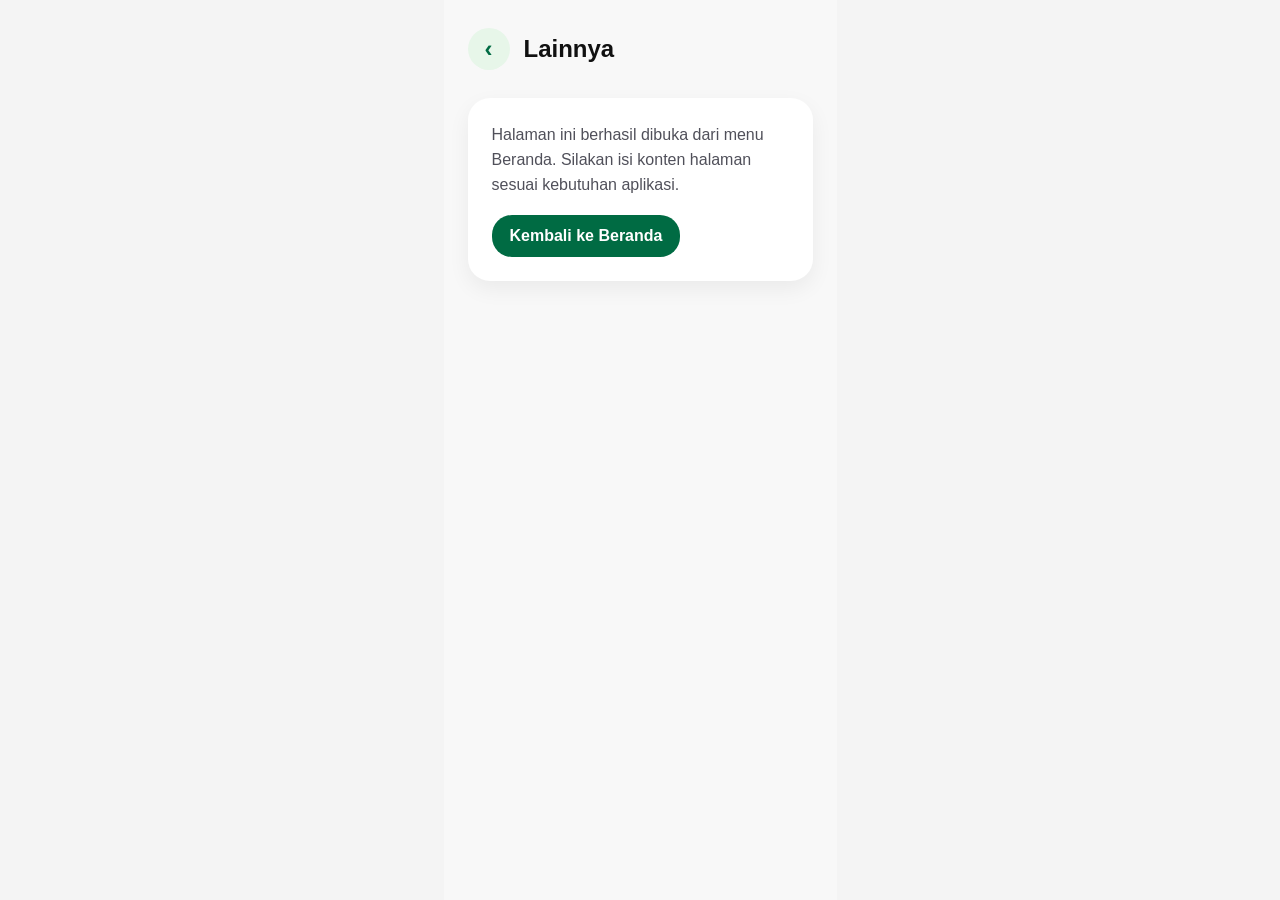
<file: lainnya.html>
<!DOCTYPE html>
<html lang="id">
<head>
<meta charset="UTF-8">
<meta name="viewport" content="width=device-width, initial-scale=1.0">
<title>Lainnya</title>
<style>
* { box-sizing: border-box; margin: 0; padding: 0; font-family: "Segoe UI", Arial, sans-serif; }
body { min-height: 100vh; background: #f4f4f4; display: flex; justify-content: center; }
.phone { width: 393px; min-height: 100vh; background: #f8f8f8; padding: 28px 24px; }
.header { display: flex; align-items: center; gap: 14px; margin-bottom: 28px; }
.back { width: 42px; height: 42px; border-radius: 50%; border: none; background: #e7f6e9; color: #006b43; font-size: 24px; font-weight: 800; cursor: pointer; }
h1 { font-size: 24px; color: #111; line-height: 32px; }
.card { background: #fff; border-radius: 22px; padding: 24px; box-shadow: 0 8px 22px rgba(0,0,0,.06); }
p { color: #50505a; font-size: 16px; line-height: 25px; margin-bottom: 18px; }
.btn { display: inline-block; padding: 12px 18px; border-radius: 20px; background: #006b43; color: #fff; text-decoration: none; font-weight: 700; }
</style>
</head>
<body>
<main class="phone">
  <div class="header">
    <button class="back" onclick="history.back()">‹</button>
    <h1>Lainnya</h1>
  </div>
  <section class="card">
    <p>Halaman ini berhasil dibuka dari menu Beranda. Silakan isi konten halaman sesuai kebutuhan aplikasi.</p>
    <a class="btn" href="index.html">Kembali ke Beranda</a>
  </section>
</main>
</body>
</html>
</file>
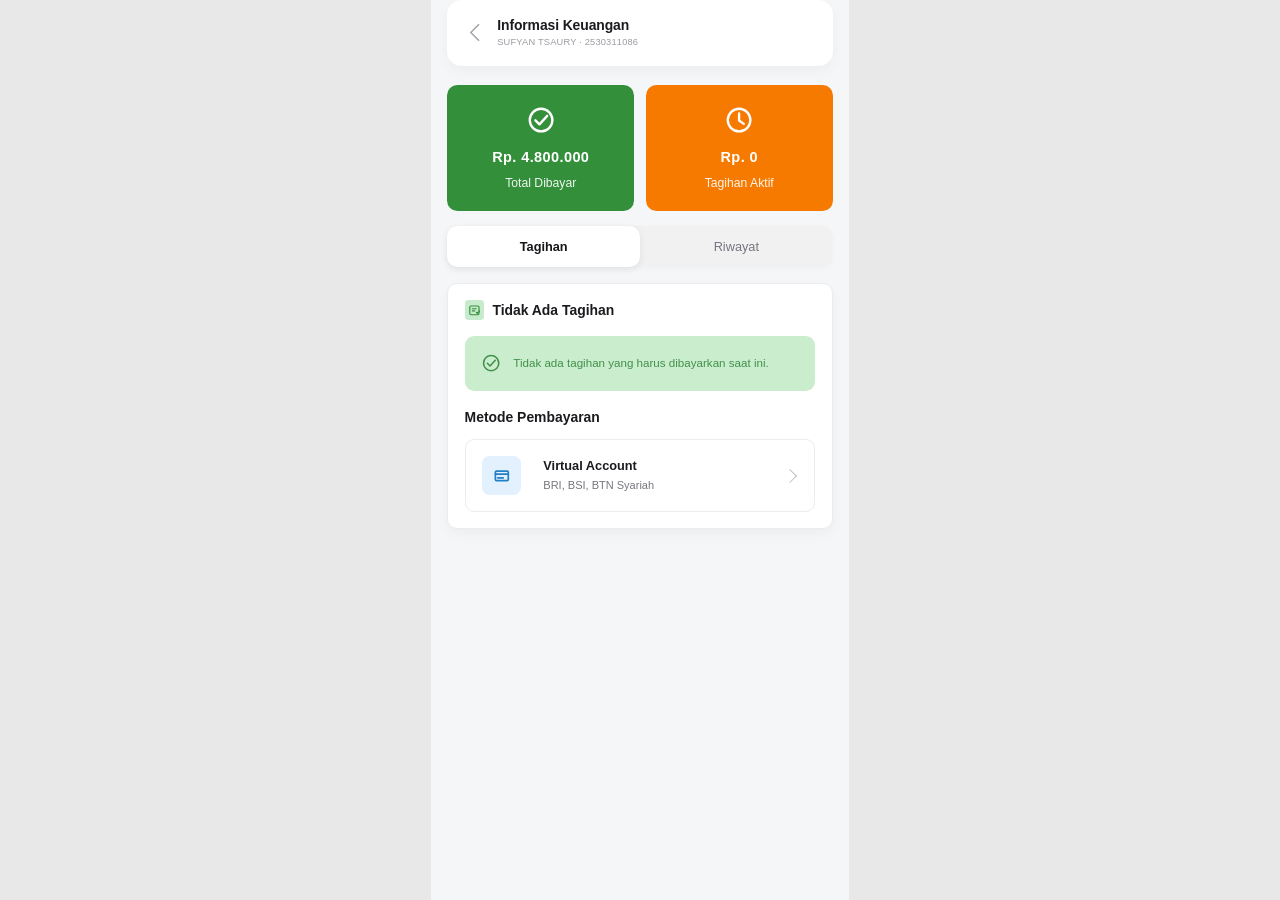
<file: pembayaran.html>
<!DOCTYPE html>
<html lang="id">
<head>
<meta charset="UTF-8" />
<meta name="viewport" content="width=device-width, initial-scale=1.0" />
<title>Informasi Keuangan</title>
<style>
:root{
  --s:1;
  --green:#007246;
  --green-dark:#006b43;
  --orange:#f67a00;
  --page:#f5f6f8;
  --text:#1b1b1f;
  --muted:#6d6e78;
  --soft:#f3f4f7;
  --blue:#1d82d2;
}
*{box-sizing:border-box;margin:0;padding:0}
html,body{width:100%;height:100%}
body{
  background:#e8e8e8;
  display:flex;
  justify-content:center;
  align-items:flex-start;
  font-family:"Segoe UI",Arial,sans-serif;
  color:var(--text);
  overflow:hidden;
}
.phone{
  width:calc(720px * var(--s));
  height:calc(1551px * var(--s));
  background:var(--page);
  padding:0 calc(28px * var(--s)) calc(60px * var(--s));
  overflow-y:auto;
  overflow-x:hidden;
  position:relative;
}
.card{
  background:#fff;
  border-radius:calc(25px * var(--s));
  box-shadow:0 calc(8px * var(--s)) calc(22px * var(--s)) rgba(0,0,0,.04);
}
.header-card{
  height:calc(113px * var(--s));
  display:flex;
  align-items:center;
  gap:calc(16px * var(--s));
  padding:0 calc(34px * var(--s));
  margin-bottom:calc(34px * var(--s));
}
.back-btn{
  width:calc(36px * var(--s));
  height:calc(46px * var(--s));
  border:0;
  background:transparent;
  position:relative;
  flex:0 0 auto;
  cursor:pointer;
}
.back-btn::before{
  content:"";
  position:absolute;
  left:calc(8px * var(--s));
  top:calc(12px * var(--s));
  width:calc(19px * var(--s));
  height:calc(19px * var(--s));
  border-left:calc(4px * var(--s)) solid #a6a8ae;
  border-bottom:calc(4px * var(--s)) solid #a6a8ae;
  transform:rotate(45deg);
  border-radius:calc(2px * var(--s));
}
.page-title{
  font-size:calc(24px * var(--s));
  line-height:calc(30px * var(--s));
  font-weight:650;
  letter-spacing:-.1px;
}
.page-subtitle{
  margin-top:calc(4px * var(--s));
  font-size:calc(16px * var(--s));
  line-height:calc(22px * var(--s));
  font-weight:400;
  color:#9b9ba2;
  letter-spacing:.2px;
}
.finance-grid{
  display:grid;
  grid-template-columns:1fr 1fr;
  gap:calc(20px * var(--s));
  margin-bottom:calc(27px * var(--s));
}
.finance-box{
  height:calc(216px * var(--s));
  border-radius:calc(18px * var(--s));
  color:#fff;
  display:flex;
  flex-direction:column;
  align-items:center;
  justify-content:center;
  text-align:center;
}
.finance-box.green{background:#348f3b}
.finance-box.orange{background:var(--orange)}
.finance-icon{
  width:calc(52px * var(--s));
  height:calc(52px * var(--s));
  margin-bottom:calc(23px * var(--s));
}
.finance-icon svg{width:100%;height:100%}
.finance-value{
  font-size:calc(25px * var(--s));
  line-height:calc(31px * var(--s));
  font-weight:700;
  letter-spacing:.4px;
}
.finance-label{
  margin-top:calc(16px * var(--s));
  font-size:calc(21px * var(--s));
  line-height:calc(26px * var(--s));
  font-weight:400;
  color:rgba(255,255,255,.92);
}
.tabs{
  height:calc(70px * var(--s));
  border-radius:calc(18px * var(--s));
  background:#f1f1f2;
  display:grid;
  grid-template-columns:1fr 1fr;
  margin-bottom:calc(28px * var(--s));
  box-shadow:0 calc(4px * var(--s)) calc(12px * var(--s)) rgba(0,0,0,.02);
}
.tab-btn{
  border:0;
  background:transparent;
  color:#77757d;
  font-size:calc(22px * var(--s));
  font-weight:400;
  cursor:pointer;
  border-radius:calc(18px * var(--s));
}
.tab-btn.active{
  background:#fff;
  color:#16161a;
  font-weight:650;
  box-shadow:0 calc(4px * var(--s)) calc(12px * var(--s)) rgba(0,0,0,.08);
}
.bill-card{
  padding:calc(28px * var(--s));
  border:calc(1px * var(--s)) solid #ececef;
  border-radius:calc(17px * var(--s));
}
.section-title{
  display:flex;
  align-items:center;
  gap:calc(14px * var(--s));
  font-size:calc(24px * var(--s));
  line-height:calc(30px * var(--s));
  font-weight:650;
  margin-bottom:calc(28px * var(--s));
}
.title-icon{
  width:calc(34px * var(--s));
  height:calc(34px * var(--s));
  border-radius:calc(6px * var(--s));
  background:#c8ebcd;
  color:#348f3b;
  display:grid;
  place-items:center;
  flex:0 0 auto;
}
.title-icon svg{width:75%;height:75%}
.notice{
  min-height:calc(94px * var(--s));
  border-radius:calc(16px * var(--s));
  background:#c9edcd;
  display:flex;
  align-items:center;
  gap:calc(21px * var(--s));
  padding:0 calc(28px * var(--s));
  color:#43904b;
  font-size:calc(20px * var(--s));
  line-height:calc(28px * var(--s));
  font-weight:400;
  margin-bottom:calc(31px * var(--s));
}
.notice-icon{
  width:calc(35px * var(--s));
  height:calc(35px * var(--s));
  flex:0 0 auto;
}
.notice-icon svg{width:100%;height:100%}
.payment-title{
  font-size:calc(24px * var(--s));
  line-height:calc(30px * var(--s));
  font-weight:650;
  margin-bottom:calc(22px * var(--s));
}
.payment-row{
  min-height:calc(126px * var(--s));
  border:calc(1px * var(--s)) solid #ececef;
  border-radius:calc(16px * var(--s));
  display:grid;
  grid-template-columns:calc(88px * var(--s)) 1fr calc(36px * var(--s));
  align-items:center;
  gap:calc(18px * var(--s));
  padding:0 calc(24px * var(--s)) 0 calc(28px * var(--s));
  background:#fff;
  cursor:pointer;
}
.payment-icon{
  width:calc(68px * var(--s));
  height:calc(68px * var(--s));
  border-radius:calc(13px * var(--s));
  background:#e3f1ff;
  color:#2380c4;
  display:grid;
  place-items:center;
}
.payment-icon svg{width:55%;height:55%}
.payment-name{
  font-size:calc(22px * var(--s));
  line-height:calc(28px * var(--s));
  font-weight:650;
  margin-bottom:calc(8px * var(--s));
}
.payment-sub{
  font-size:calc(19px * var(--s));
  line-height:calc(24px * var(--s));
  color:#77767e;
  font-weight:400;
}
.chevron{
  width:calc(17px * var(--s));
  height:calc(17px * var(--s));
  border-top:calc(3px * var(--s)) solid #c0c1c5;
  border-right:calc(3px * var(--s)) solid #c0c1c5;
  transform:rotate(45deg);
  justify-self:center;
}
.history-card{
  padding:calc(28px * var(--s));
  border:calc(1px * var(--s)) solid #ececef;
  border-radius:calc(17px * var(--s));
}
.history-item{
  min-height:calc(92px * var(--s));
  border-radius:calc(14px * var(--s));
  background:#f7f8fa;
  padding:calc(18px * var(--s)) calc(20px * var(--s));
  display:flex;
  justify-content:space-between;
  gap:calc(20px * var(--s));
  align-items:center;
  margin-bottom:calc(16px * var(--s));
}
.history-item:last-child{margin-bottom:0}
.history-name{font-size:calc(19px * var(--s));font-weight:600;line-height:calc(25px * var(--s))}
.history-date{font-size:calc(16px * var(--s));color:#76767e;margin-top:calc(4px * var(--s))}
.history-amount{font-size:calc(18px * var(--s));font-weight:700;color:#348f3b;white-space:nowrap}
.hidden{display:none!important}
.toast{
  position:fixed;
  left:50%;
  bottom:calc(28px * var(--s));
  transform:translateX(-50%) translateY(calc(16px * var(--s)));
  background:rgba(0,107,67,.96);
  color:#fff;
  padding:calc(13px * var(--s)) calc(18px * var(--s));
  border-radius:calc(18px * var(--s));
  font-size:calc(15px * var(--s));
  opacity:0;
  pointer-events:none;
  transition:.2s ease;
  z-index:20;
}
.toast.show{opacity:1;transform:translateX(-50%) translateY(0)}
@media(max-width:720px){body{background:var(--page)}}
</style>
</head>
<body>
<main class="phone">
  <section class="header-card card">
    <button class="back-btn" aria-label="Kembali"></button>
    <div>
      <h1 class="page-title">Informasi Keuangan</h1>
      <p class="page-subtitle">SUFYAN TSAURY · 2530311086</p>
    </div>
  </section>

  <section class="finance-grid">
    <div class="finance-box green">
      <div class="finance-icon">
        <svg viewBox="0 0 64 64" fill="none">
          <circle cx="32" cy="32" r="24" stroke="white" stroke-width="5"/>
          <path d="M20 32.5 28.5 41 45 23" stroke="white" stroke-width="5" stroke-linecap="round" stroke-linejoin="round"/>
        </svg>
      </div>
      <div class="finance-value">Rp. 4.800.000</div>
      <div class="finance-label">Total Dibayar</div>
    </div>

    <div class="finance-box orange">
      <div class="finance-icon">
        <svg viewBox="0 0 64 64" fill="none">
          <circle cx="32" cy="32" r="24" stroke="white" stroke-width="5"/>
          <path d="M32 18v15l10 7" stroke="white" stroke-width="5" stroke-linecap="round" stroke-linejoin="round"/>
        </svg>
      </div>
      <div class="finance-value">Rp. 0</div>
      <div class="finance-label">Tagihan Aktif</div>
    </div>
  </section>

  <section class="tabs">
    <button class="tab-btn active" data-target="tagihan-panel">Tagihan</button>
    <button class="tab-btn" data-target="riwayat-panel">Riwayat</button>
  </section>

  <section id="tagihan-panel" class="bill-card card tab-panel">
    <div class="section-title">
      <span class="title-icon">
        <svg viewBox="0 0 64 64" fill="none">
          <rect x="12" y="13" width="40" height="38" rx="5" stroke="currentColor" stroke-width="5"/>
          <path d="M23 25h17M23 34h11" stroke="currentColor" stroke-width="5" stroke-linecap="round"/>
          <path d="M41 41l4 4 9-11" stroke="currentColor" stroke-width="5" stroke-linecap="round" stroke-linejoin="round"/>
        </svg>
      </span>
      <span>Tidak Ada Tagihan</span>
    </div>

    <div class="notice">
      <span class="notice-icon">
        <svg viewBox="0 0 64 64" fill="none">
          <circle cx="32" cy="32" r="24" stroke="currentColor" stroke-width="5"/>
          <path d="M20 32.5 28.5 41 45 23" stroke="currentColor" stroke-width="5" stroke-linecap="round" stroke-linejoin="round"/>
        </svg>
      </span>
      <span>Tidak ada tagihan yang harus dibayarkan saat ini.</span>
    </div>

    <div class="payment-title">Metode Pembayaran</div>

    <div class="payment-row" data-toast="Virtual Account dipilih">
      <div class="payment-icon">
        <svg viewBox="0 0 64 64" fill="none">
          <rect x="13" y="18" width="38" height="28" rx="3" stroke="currentColor" stroke-width="5"/>
          <path d="M13 27h38M20 38h16" stroke="currentColor" stroke-width="5" stroke-linecap="round"/>
        </svg>
      </div>
      <div>
        <div class="payment-name">Virtual Account</div>
        <div class="payment-sub">BRI, BSI, BTN Syariah</div>
      </div>
      <span class="chevron"></span>
    </div>
  </section>

  <section id="riwayat-panel" class="history-card card tab-panel hidden">
    <div class="section-title">
      <span class="title-icon">
        <svg viewBox="0 0 64 64" fill="none">
          <path d="M18 12h28v40H18V12Z" stroke="currentColor" stroke-width="5"/>
          <path d="M24 24h16M24 34h16M24 44h10" stroke="currentColor" stroke-width="4" stroke-linecap="round"/>
        </svg>
      </span>
      <span>Riwayat Pembayaran</span>
    </div>

    <div class="history-item">
      <div>
        <div class="history-name">UKT Semester Genap 2025/2026</div>
        <div class="history-date">Lunas · Virtual Account</div>
      </div>
      <div class="history-amount">Rp. 2.400.000</div>
    </div>

    <div class="history-item">
      <div>
        <div class="history-name">UKT Semester Ganjil 2025/2026</div>
        <div class="history-date">Lunas · Virtual Account</div>
      </div>
      <div class="history-amount">Rp. 2.400.000</div>
    </div>
  </section>
</main>

<div class="toast" id="toast"></div>

<script>
function fitPhone(){
  const scale = Math.min(window.innerWidth / 720, window.innerHeight / 1551, 1);
  document.documentElement.style.setProperty('--s', scale.toFixed(5));
}
fitPhone();
window.addEventListener('resize', fitPhone);

document.querySelector('.back-btn').addEventListener('click', () => {
  if (history.length > 1) history.back();
  else window.location.href = 'index.html';
});

document.querySelectorAll('.tab-btn').forEach((btn) => {
  btn.addEventListener('click', () => {
    document.querySelectorAll('.tab-btn').forEach((item) => item.classList.remove('active'));
    document.querySelectorAll('.tab-panel').forEach((panel) => panel.classList.add('hidden'));
    btn.classList.add('active');
    document.getElementById(btn.dataset.target).classList.remove('hidden');
  });
});

const toast = document.getElementById('toast');
document.querySelectorAll('[data-toast]').forEach((item) => {
  item.addEventListener('click', () => {
    toast.textContent = item.dataset.toast;
    toast.classList.add('show');
    setTimeout(() => toast.classList.remove('show'), 1300);
  });
});
</script>
</body>
</html>
</file>
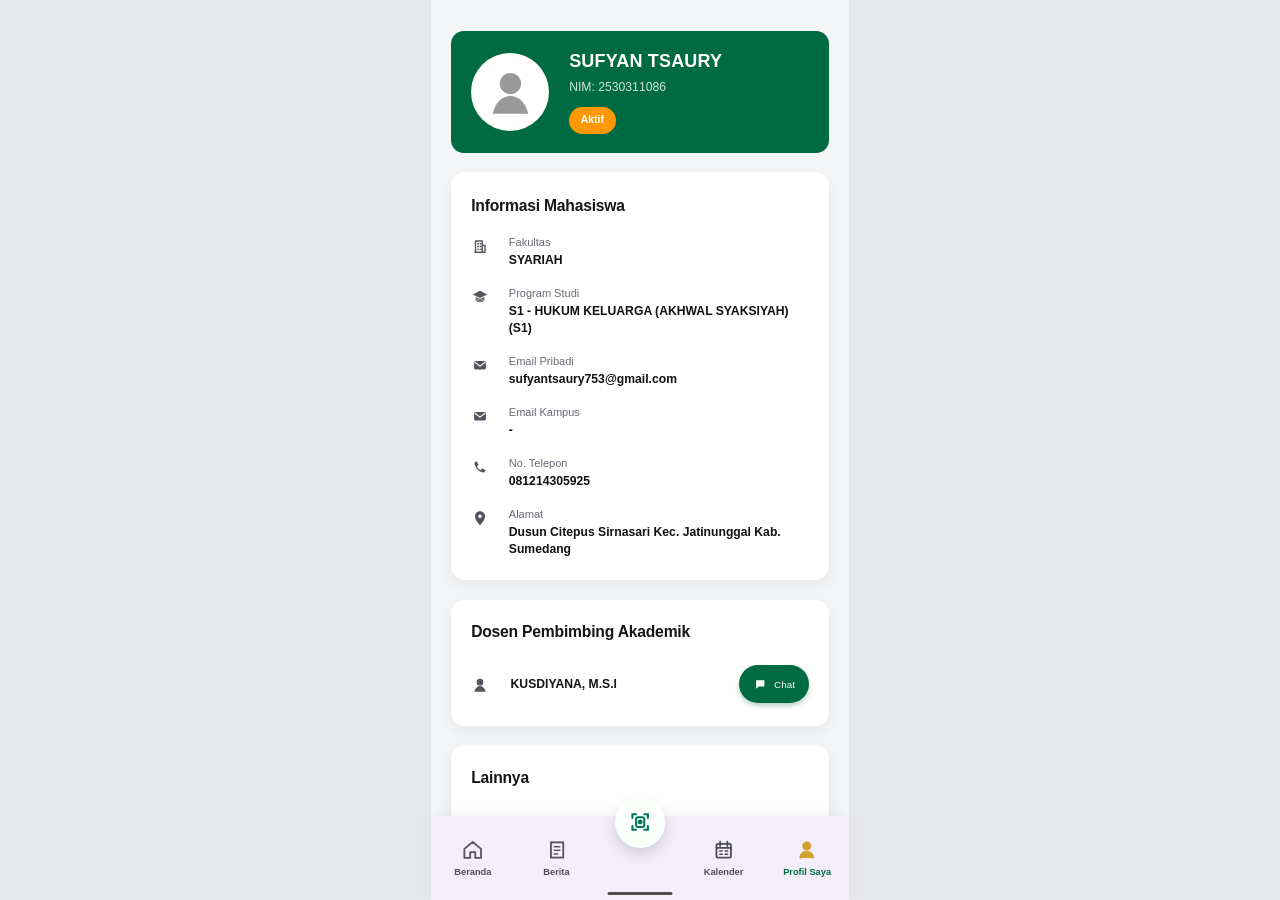
<file: profil.html>
<!DOCTYPE html>
<html lang="id">
<head>
<meta charset="UTF-8">
<meta name="viewport" content="width=device-width, initial-scale=1.0">
<title>Profil Saya</title>
<style>
:root{
  --s:1;
  --green:#006b43;
  --gold:#d2a12a;
  --orange:#ff9800;
  --page:#f4f5f7;
  --card:#fff;
  --text:#151515;
  --muted:#666873;
  --icon:#56545f;
}
*{box-sizing:border-box;margin:0;padding:0;font-family:"Segoe UI",Arial,sans-serif}
html,body{width:100%;height:100%}
body{background:#e7e8ec;display:flex;justify-content:center;color:var(--text);overflow:hidden}
.phone{
  width:calc(720px * var(--s));
  height:calc(1551px * var(--s));
  background:var(--page);
  position:relative;
  overflow-y:auto;
  overflow-x:hidden;
  padding:calc(54px * var(--s)) calc(34px * var(--s)) calc(190px * var(--s));
}
.card{
  background:var(--card);
  border-radius:calc(24px * var(--s));
  box-shadow:0 calc(10px * var(--s)) calc(28px * var(--s)) rgba(0,0,0,.06);
}
.profile-hero{
  height:calc(209px * var(--s));
  background:var(--green);
  border-radius:calc(22px * var(--s));
  display:grid;
  grid-template-columns:calc(170px * var(--s)) 1fr;
  align-items:center;
  padding:0 calc(34px * var(--s));
  margin-bottom:calc(34px * var(--s));
}
.avatar{
  width:calc(136px * var(--s));
  height:calc(136px * var(--s));
  border-radius:50%;
  background:#fff;
  display:grid;
  place-items:center;
  overflow:hidden;
}
.avatar svg{width:calc(98px * var(--s));height:calc(98px * var(--s))}
.profile-name{
  color:#fff;
  font-size:calc(31px * var(--s));
  line-height:calc(38px * var(--s));
  font-weight:700;
  letter-spacing:.2px;
  margin-bottom:calc(13px * var(--s));
}
.profile-nim{
  color:rgba(255,255,255,.82);
  font-size:calc(21px * var(--s));
  line-height:calc(28px * var(--s));
  font-weight:400;
  margin-bottom:calc(20px * var(--s));
}
.active-badge{
  display:inline-flex;
  align-items:center;
  justify-content:center;
  width:calc(80px * var(--s));
  height:calc(47px * var(--s));
  border-radius:calc(24px * var(--s));
  background:var(--orange);
  color:#fff;
  font-size:calc(18px * var(--s));
  line-height:calc(22px * var(--s));
  font-weight:600;
}
.info-card{
  padding:calc(40px * var(--s)) calc(35px * var(--s)) calc(39px * var(--s));
  margin-bottom:calc(33px * var(--s));
}
.info-card h2,
.advisor-card h2,
.other-card h2{
  font-size:calc(27px * var(--s));
  line-height:calc(34px * var(--s));
  font-weight:700;
  letter-spacing:-.2px;
  margin-bottom:calc(34px * var(--s));
}
.info-row-profile{
  display:grid;
  grid-template-columns:calc(58px * var(--s)) 1fr;
  column-gap:calc(7px * var(--s));
  margin-bottom:calc(29px * var(--s));
}
.info-row-profile:last-child{margin-bottom:0}
.info-icon{
  width:calc(31px * var(--s));
  height:calc(31px * var(--s));
  color:var(--icon);
  display:grid;
  place-items:center;
  margin-top:calc(3px * var(--s));
}
.info-icon svg{width:100%;height:100%}
.info-label{
  color:#696a74;
  font-size:calc(19px * var(--s));
  line-height:calc(25px * var(--s));
  font-weight:400;
  margin-bottom:calc(5px * var(--s));
}
.info-value{
  color:#111;
  font-size:calc(21px * var(--s));
  line-height:calc(29px * var(--s));
  font-weight:600;
}
.advisor-card{
  padding:calc(39px * var(--s)) calc(35px * var(--s));
  margin-bottom:calc(33px * var(--s));
}
.advisor-card h2{margin-bottom:calc(39px * var(--s))}
.advisor-row{
  display:flex;
  align-items:center;
  justify-content:space-between;
  gap:calc(18px * var(--s));
}
.advisor-person{
  display:flex;
  align-items:center;
  gap:calc(37px * var(--s));
  font-size:calc(21px * var(--s));
  line-height:calc(28px * var(--s));
  font-weight:600;
}
.chat-btn{
  width:calc(121px * var(--s));
  height:calc(67px * var(--s));
  border:0;
  border-radius:calc(35px * var(--s));
  background:var(--green);
  color:#fff;
  display:inline-flex;
  align-items:center;
  justify-content:center;
  gap:calc(12px * var(--s));
  font-size:calc(17px * var(--s));
  font-weight:500;
  cursor:pointer;
  box-shadow:0 calc(5px * var(--s)) calc(10px * var(--s)) rgba(0,80,50,.26);
}
.chat-btn svg{width:calc(25px * var(--s));height:calc(25px * var(--s))}
.other-card{
  padding:calc(39px * var(--s)) calc(35px * var(--s)) calc(42px * var(--s));
  margin-bottom:calc(34px * var(--s));
}
.other-card h2{margin-bottom:calc(44px * var(--s))}
.option-row{
  display:grid;
  grid-template-columns:calc(58px * var(--s)) 1fr auto;
  gap:calc(7px * var(--s));
  align-items:center;
  min-height:calc(62px * var(--s));
  margin-bottom:calc(39px * var(--s));
}
.option-row:last-child{margin-bottom:0}
.option-title{
  color:#565762;
  font-size:calc(21px * var(--s));
  line-height:calc(28px * var(--s));
  font-weight:600;
}
.option-desc{
  color:#8a8b93;
  font-size:calc(18px * var(--s));
  line-height:calc(28px * var(--s));
  font-weight:400;
  margin-top:calc(23px * var(--s));
  max-width:calc(380px * var(--s));
}
.test-sound{
  display:inline-flex;
  align-items:center;
  gap:calc(11px * var(--s));
  border:0;
  background:transparent;
  color:var(--green);
  font-size:calc(18px * var(--s));
  line-height:calc(24px * var(--s));
  font-weight:700;
  margin-top:calc(17px * var(--s));
  cursor:pointer;
}
.test-sound svg{width:calc(24px * var(--s));height:calc(24px * var(--s))}
.toggle{
  width:calc(88px * var(--s));
  height:calc(54px * var(--s));
  border:0;
  border-radius:calc(999px * var(--s));
  background:#c3ddd3;
  padding:calc(5px * var(--s));
  cursor:pointer;
}
.toggle span{
  display:block;
  width:calc(44px * var(--s));
  height:calc(44px * var(--s));
  border-radius:50%;
  background:#007a55;
  margin-left:auto;
  transition:.2s ease;
}
.toggle.off span{margin-left:0;background:#777}
.arrow-next{
  width:calc(20px * var(--s));
  height:calc(20px * var(--s));
  border-top:calc(4px * var(--s)) solid #565a63;
  border-right:calc(4px * var(--s)) solid #565a63;
  transform:rotate(45deg);
  margin-right:calc(6px * var(--s));
}
.bottom-nav{
  position:fixed;
  bottom:0;
  left:50%;
  transform:translateX(-50%);
  width:calc(720px * var(--s));
  height:calc(144px * var(--s));
  background:#f4eefc;
  display:grid;
  grid-template-columns:repeat(5,1fr);
  align-items:center;
  z-index:99;
  box-shadow:0 calc(-5px * var(--s)) calc(18px * var(--s)) rgba(0,0,0,.05);
}
.nav-item{
  text-align:center;
  text-decoration:none;
  color:#4d4d57;
  font-size:calc(16px * var(--s));
  line-height:calc(21px * var(--s));
  font-weight:600;
  -webkit-tap-highlight-color:transparent;
}
.nav-item.active{color:var(--green)}
.bottom-icon{
  width:calc(40px * var(--s));
  height:calc(40px * var(--s));
  display:grid;
  place-items:center;
  margin:0 auto calc(8px * var(--s));
}
.bottom-icon svg{width:100%;height:100%}
.nav-item.active .bottom-icon svg path,
.nav-item.active .bottom-icon svg circle{
  fill:var(--gold);
  stroke:var(--gold);
}
.scan-link{align-self:start;margin-top:calc(-33px * var(--s))}
.center-scan{
  width:calc(87px * var(--s));
  height:calc(87px * var(--s));
  background:#fafffb;
  border-radius:50%;
  margin:0 auto;
  display:grid;
  place-items:center;
  box-shadow:0 calc(10px * var(--s)) calc(22px * var(--s)) rgba(0,0,0,.14);
}
.center-scan svg{width:calc(45px * var(--s));height:calc(45px * var(--s))}
.android-line{
  position:fixed;
  left:50%;
  transform:translateX(-50%);
  bottom:calc(8px * var(--s));
  width:calc(112px * var(--s));
  height:calc(5px * var(--s));
  background:#4f4f4f;
  border-radius:99px;
  z-index:120;
}
.toast{
  position:fixed;
  left:50%;
  bottom:calc(155px * var(--s));
  transform:translateX(-50%) translateY(calc(18px * var(--s)));
  min-width:calc(250px * var(--s));
  max-width:calc(450px * var(--s));
  padding:calc(14px * var(--s)) calc(20px * var(--s));
  border-radius:calc(16px * var(--s));
  background:rgba(0,83,54,.95);
  color:#fff;
  text-align:center;
  font-size:calc(16px * var(--s));
  font-weight:500;
  opacity:0;
  pointer-events:none;
  transition:.2s ease;
  z-index:150;
}
.toast.show{opacity:1;transform:translateX(-50%) translateY(0)}
.is-pressed{transform:scale(.97);opacity:.75}
@media(max-width:720px){body{background:var(--page)}}
</style>
</head>
<body>
<main class="phone">
  <section class="profile-hero">
    <div class="avatar">
      <svg viewBox="0 0 64 64" fill="none">
        <circle cx="32" cy="22" r="12" fill="#999"/>
        <path d="M12 56c3-13 11-20 20-20s17 7 20 20" fill="#999"/>
      </svg>
    </div>
    <div>
      <div class="profile-name">SUFYAN TSAURY</div>
      <div class="profile-nim">NIM: 2530311086</div>
      <span class="active-badge">Aktif</span>
    </div>
  </section>

  <section class="info-card card">
    <h2>Informasi Mahasiswa</h2>
    <div class="info-row-profile"><span class="info-icon"><svg viewBox="0 0 64 64" fill="none"><path d="M12 54h40M16 14h24v40H16V14Zm24 16h10v24H40V30Z" stroke="currentColor" stroke-width="5" stroke-linejoin="round"/><path d="M24 24h3M33 24h3M24 34h3M33 34h3M24 44h3M33 44h3" stroke="currentColor" stroke-width="5" stroke-linecap="round"/></svg></span><div><div class="info-label">Fakultas</div><div class="info-value">SYARIAH</div></div></div>
    <div class="info-row-profile"><span class="info-icon"><svg viewBox="0 0 64 64"><path d="M32 10 6 23l26 13 26-13L32 10Z" fill="currentColor"/><path d="M16 31v12c4 5 10 8 16 8s12-3 16-8V31l-16 8-16-8Z" fill="currentColor" opacity=".78"/></svg></span><div><div class="info-label">Program Studi</div><div class="info-value">S1 - HUKUM KELUARGA (AKHWAL SYAKSIYAH) (S1)</div></div></div>
    <div class="info-row-profile"><span class="info-icon"><svg viewBox="0 0 64 64" fill="none"><rect x="11" y="18" width="42" height="30" rx="5" fill="currentColor"/><path d="M14 22l18 14 18-14" stroke="#fff" stroke-width="4" stroke-linecap="round" stroke-linejoin="round"/></svg></span><div><div class="info-label">Email Pribadi</div><div class="info-value">sufyantsaury753@gmail.com</div></div></div>
    <div class="info-row-profile"><span class="info-icon"><svg viewBox="0 0 64 64" fill="none"><rect x="11" y="18" width="42" height="30" rx="5" fill="currentColor"/><path d="M14 22l18 14 18-14" stroke="#fff" stroke-width="4" stroke-linecap="round" stroke-linejoin="round"/></svg></span><div><div class="info-label">Email Kampus</div><div class="info-value">-</div></div></div>
    <div class="info-row-profile"><span class="info-icon"><svg viewBox="0 0 64 64" fill="none"><path d="M20 12 12 16c1 19 17 35 36 36l4-8-12-7-5 6c-7-3-11-7-14-14l6-5-7-12Z" fill="currentColor"/></svg></span><div><div class="info-label">No. Telepon</div><div class="info-value">081214305925</div></div></div>
    <div class="info-row-profile"><span class="info-icon"><svg viewBox="0 0 64 64" fill="none"><path d="M32 58s18-17 18-32c0-10-8-18-18-18S14 16 14 26c0 15 18 32 18 32Z" fill="currentColor"/><circle cx="32" cy="26" r="6" fill="#fff"/></svg></span><div><div class="info-label">Alamat</div><div class="info-value">Dusun Citepus Sirnasari Kec. Jatinunggal Kab. Sumedang</div></div></div>
  </section>

  <section class="advisor-card card">
    <h2>Dosen Pembimbing Akademik</h2>
    <div class="advisor-row">
      <div class="advisor-person"><span class="info-icon"><svg viewBox="0 0 64 64" fill="none"><circle cx="32" cy="22" r="12" fill="currentColor"/><path d="M12 56c3-13 11-20 20-20s17 7 20 20" fill="currentColor"/></svg></span><span>KUSDIYANA, M.S.I</span></div>
      <button class="chat-btn" data-chat><svg viewBox="0 0 64 64" fill="none"><path d="M14 14h36v28H25L14 52V14Z" fill="currentColor"/><path d="M23 24h18M23 32h12" stroke="#fff" stroke-width="4" stroke-linecap="round"/></svg>Chat</button>
    </div>
  </section>

  <section class="other-card card">
    <h2>Lainnya</h2>
    <div class="option-row">
      <span class="info-icon"><svg viewBox="0 0 64 64"><path d="M20 48h24l-3-5V29c0-7-4-12-9-12s-9 5-9 12v14l-3 5Z" fill="currentColor"/><path d="M28 51c1 3 7 3 8 0" stroke="currentColor" stroke-width="5" stroke-linecap="round"/><path d="M32 10v5" stroke="currentColor" stroke-width="5" stroke-linecap="round"/></svg></span>
      <div>
        <div class="option-title">Notifikasi Jadwal Kuliah</div>
        <div class="option-desc">Dapatkan pengingat 1 jam sebelum perkuliahan dimulai</div>
        <button class="test-sound" data-test-sound><svg viewBox="0 0 64 64" fill="none"><circle cx="32" cy="32" r="21" stroke="currentColor" stroke-width="5"/><path d="M27 22v20l16-10-16-10Z" fill="currentColor"/></svg>Test Suara Notifikasi</button>
      </div>
      <button class="toggle" aria-label="Toggle notifikasi"><span></span></button>
    </div>
    <div class="option-row" data-logout style="cursor:pointer">
      <span class="info-icon"><svg viewBox="0 0 64 64" fill="none"><path d="M28 15H14v34h14" stroke="currentColor" stroke-width="5" stroke-linecap="round" stroke-linejoin="round"/><path d="M35 22l10 10-10 10M24 32h21" stroke="currentColor" stroke-width="5" stroke-linecap="round" stroke-linejoin="round"/></svg></span>
      <div class="option-title">Keluar</div>
      <span class="arrow-next"></span>
    </div>
  </section>

  <nav class="bottom-nav">
    <a class="nav-item home" href="index.html"><span class="bottom-icon"><svg viewBox="0 0 64 64" fill="none"><path d="M9 30 32 11l23 19v25H39V39H25v16H9V30Z" stroke="#56545f" stroke-width="5" stroke-linejoin="round"/></svg></span><span>Beranda</span></a>
    <a class="nav-item news" href="berita.html"><span class="bottom-icon"><svg viewBox="0 0 64 64" fill="none"><rect x="16" y="12" width="34" height="42" stroke="#56545f" stroke-width="5"/><line x1="24" y1="24" x2="42" y2="24" stroke="#56545f" stroke-width="4"/><line x1="24" y1="34" x2="42" y2="34" stroke="#56545f" stroke-width="4"/><line x1="24" y1="44" x2="36" y2="44" stroke="#56545f" stroke-width="4"/></svg></span><span>Berita</span></a>
    <a class="nav-item scan-link" href="scan.html"><span class="center-scan"><svg viewBox="0 0 64 64" fill="none"><rect x="22" y="20" width="20" height="24" rx="5" stroke="#00765F" stroke-width="5"/><circle cx="32" cy="32" r="6" fill="#00765F"/><path d="M13 22V13h9M42 13h9v9M51 42v9h-9M22 51h-9v-9" stroke="#00765F" stroke-width="5" stroke-linecap="round"/></svg></span></a>
    <a class="nav-item calendar" href="kalender.html"><span class="bottom-icon"><svg viewBox="0 0 64 64" fill="none"><rect x="12" y="16" width="40" height="38" rx="4" stroke="currentColor" stroke-width="5"/><path d="M12 27h40M22 10v12M42 10v12" stroke="currentColor" stroke-width="5" stroke-linecap="round"/><path d="M21 36h7M36 36h7M21 45h7M36 45h7" stroke="currentColor" stroke-width="4" stroke-linecap="round"/></svg></span><span>Kalender</span></a>
    <a class="nav-item profile active" href="profil.html"><span class="bottom-icon"><svg viewBox="0 0 64 64" fill="none"><circle cx="32" cy="22" r="10" stroke="#56545f" stroke-width="5"/><path d="M14 55c2-11 9-17 18-17s16 6 18 17" stroke="#56545f" stroke-width="5" stroke-linecap="round"/></svg></span><span>Profil Saya</span></a>
  </nav>
  <div class="android-line"></div>
</main>
<div class="toast"></div>
<script>
function fitPhone(){
  const scale = Math.min(window.innerWidth / 720, window.innerHeight / 1551, 1);
  document.documentElement.style.setProperty('--s', scale.toFixed(5));
}
fitPhone();
window.addEventListener('resize', fitPhone);

function showToast(message){
  const toast = document.querySelector('.toast');
  toast.textContent = message;
  toast.classList.add('show');
  clearTimeout(window.__toastTimer);
  window.__toastTimer = setTimeout(() => toast.classList.remove('show'), 1600);
}

document.querySelectorAll('.toggle').forEach((toggle)=>{
  toggle.addEventListener('click',()=>{
    toggle.classList.toggle('off');
    showToast(toggle.classList.contains('off') ? 'Notifikasi jadwal kuliah nonaktif' : 'Notifikasi jadwal kuliah aktif');
  });
});

document.querySelector('[data-test-sound]').addEventListener('click',()=>{
  try{
    const AudioContext = window.AudioContext || window.webkitAudioContext;
    const context = new AudioContext();
    const oscillator = context.createOscillator();
    const gain = context.createGain();
    oscillator.type = 'sine';
    oscillator.frequency.setValueAtTime(820, context.currentTime);
    oscillator.frequency.setValueAtTime(980, context.currentTime + .13);
    gain.gain.setValueAtTime(.0001, context.currentTime);
    gain.gain.exponentialRampToValueAtTime(.16, context.currentTime + .02);
    gain.gain.exponentialRampToValueAtTime(.0001, context.currentTime + .34);
    oscillator.connect(gain);
    gain.connect(context.destination);
    oscillator.start();
    oscillator.stop(context.currentTime + .35);
    showToast('Suara notifikasi berhasil dites');
  }catch(e){
    showToast('Browser belum mengizinkan suara');
  }
});

document.querySelector('[data-logout]').addEventListener('click',()=>{
  showToast('Fitur keluar siap disambungkan ke sistem login');
});

document.querySelector('[data-chat]').addEventListener('click',()=>{
  showToast('Fitur chat dosen pembimbing siap disambungkan');
});
</script>
</body>
</html>
</file>
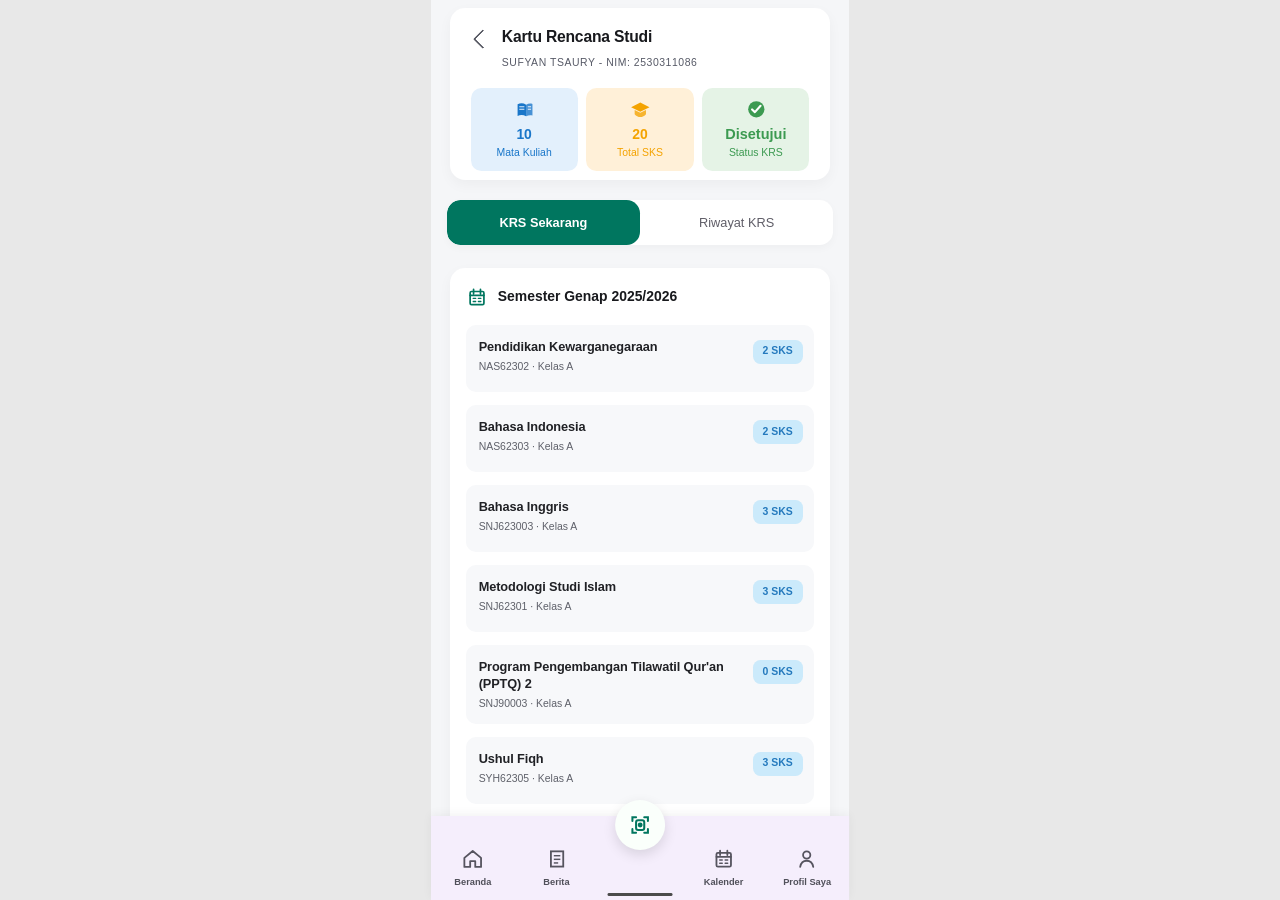
<file: rencana-studi.html>
<!DOCTYPE html>
<html lang="id">
<head>
<meta charset="UTF-8" />
<meta name="viewport" content="width=device-width, initial-scale=1.0" />
<title>Kartu Rencana Studi</title>
<style>
:root{
  --s:1;
  --green:#006b43;
  --green-2:#00765f;
  --page:#f5f6f8;
  --card:#ffffff;
  --text:#18191d;
  --muted:#5b5d66;
  --soft:#f7f8fa;
  --blue-soft:#e3f0fc;
  --yellow-soft:#fff0d8;
  --green-soft:#e5f3e6;
  --blue:#1976c9;
  --orange:#f4a300;
  --shadow:0 calc(8px * var(--s)) calc(24px * var(--s)) rgba(0,0,0,.04);
}
*{box-sizing:border-box;margin:0;padding:0}
html,body{width:100%;height:100%}
body{
  background:#e8e8e8;
  display:flex;
  justify-content:center;
  align-items:flex-start;
  font-family:"Segoe UI",Arial,sans-serif;
  color:var(--text);
  overflow:hidden;
}
.phone{
  width:calc(720px * var(--s));
  height:calc(1551px * var(--s));
  background:var(--page);
  padding:calc(13px * var(--s)) calc(33px * var(--s)) calc(174px * var(--s));
  overflow-y:auto;
  overflow-x:hidden;
  position:relative;
}
.card{
  background:var(--card);
  border-radius:calc(26px * var(--s));
  box-shadow:var(--shadow);
}
.top-card{
  height:calc(297px * var(--s));
  padding:calc(34px * var(--s)) calc(35px * var(--s)) calc(28px * var(--s));
}
.title-row{
  display:flex;
  align-items:flex-start;
  gap:calc(18px * var(--s));
}
.back-btn{
  width:calc(36px * var(--s));
  height:calc(42px * var(--s));
  border:0;
  background:transparent;
  position:relative;
  cursor:pointer;
  flex:0 0 auto;
  margin-top:calc(1px * var(--s));
  -webkit-tap-highlight-color:transparent;
}
.back-btn::before{
  content:"";
  position:absolute;
  left:calc(9px * var(--s));
  top:calc(7px * var(--s));
  width:calc(20px * var(--s));
  height:calc(20px * var(--s));
  border-left:calc(4px * var(--s)) solid #575963;
  border-bottom:calc(4px * var(--s)) solid #575963;
  transform:rotate(45deg);
  border-radius:calc(2px * var(--s));
}
.page-title{
  font-size:calc(27px * var(--s));
  line-height:calc(34px * var(--s));
  font-weight:700;
  letter-spacing:-.2px;
}
.page-subtitle{
  margin-top:calc(16px * var(--s));
  color:#565966;
  font-size:calc(18px * var(--s));
  line-height:calc(23px * var(--s));
  letter-spacing:.55px;
  font-weight:400;
}
.stats-grid{
  margin-top:calc(31px * var(--s));
  display:grid;
  grid-template-columns:repeat(3,1fr);
  gap:calc(15px * var(--s));
}
.stat-box{
  height:calc(143px * var(--s));
  border-radius:calc(18px * var(--s));
  display:flex;
  flex-direction:column;
  justify-content:center;
  align-items:center;
  text-align:center;
  padding:calc(12px * var(--s));
}
.stat-box.blue{background:var(--blue-soft);color:var(--blue)}
.stat-box.yellow{background:var(--yellow-soft);color:var(--orange)}
.stat-box.green{background:var(--green-soft);color:#3c9a51}
.stat-icon{
  width:calc(39px * var(--s));
  height:calc(39px * var(--s));
  display:grid;
  place-items:center;
  margin-bottom:calc(8px * var(--s));
}
.stat-icon svg{width:100%;height:100%}
.stat-value{
  font-size:calc(24px * var(--s));
  line-height:calc(29px * var(--s));
  font-weight:700;
}
.stat-box.green .stat-value{
  font-size:calc(25px * var(--s));
  line-height:calc(30px * var(--s));
  font-weight:700;
}
.stat-label{
  margin-top:calc(7px * var(--s));
  font-size:calc(18px * var(--s));
  line-height:calc(22px * var(--s));
  font-weight:400;
}
.tabs{
  margin:calc(35px * var(--s)) calc(-6px * var(--s)) 0;
  height:calc(77px * var(--s));
  background:#fff;
  border-radius:calc(23px * var(--s));
  display:grid;
  grid-template-columns:repeat(2,1fr);
  box-shadow:0 calc(5px * var(--s)) calc(14px * var(--s)) rgba(0,0,0,.03);
  overflow:hidden;
}
.tab-btn{
  border:0;
  background:transparent;
  color:#5f5d67;
  font-size:calc(22px * var(--s));
  line-height:calc(26px * var(--s));
  font-weight:500;
  cursor:pointer;
  border-radius:calc(23px * var(--s));
  -webkit-tap-highlight-color:transparent;
}
.tab-btn.active{
  background:var(--green-2);
  color:#fff;
  font-weight:700;
}
.content-card{
  margin-top:calc(40px * var(--s));
  padding:calc(31px * var(--s)) calc(28px * var(--s)) calc(34px * var(--s));
}
.section-title{
  display:flex;
  align-items:center;
  gap:calc(16px * var(--s));
  font-size:calc(24px * var(--s));
  line-height:calc(31px * var(--s));
  font-weight:700;
  margin-bottom:calc(29px * var(--s));
}
.section-icon{
  width:calc(38px * var(--s));
  height:calc(38px * var(--s));
  color:var(--green-2);
  display:grid;
  place-items:center;
  flex:0 0 auto;
}
.section-icon svg{width:100%;height:100%}
.subject-list{
  display:flex;
  flex-direction:column;
  gap:calc(22px * var(--s));
}
.subject-item{
  min-height:calc(116px * var(--s));
  position:relative;
  border-radius:calc(17px * var(--s));
  background:#f7f8fa;
  padding:calc(24px * var(--s)) calc(140px * var(--s)) calc(22px * var(--s)) calc(21px * var(--s));
}
.subject-title{
  font-size:calc(22px * var(--s));
  line-height:calc(29px * var(--s));
  font-weight:600;
  color:#202125;
  letter-spacing:-.1px;
}
.subject-meta{
  margin-top:calc(8px * var(--s));
  color:#5e6069;
  font-size:calc(18px * var(--s));
  line-height:calc(24px * var(--s));
  font-weight:400;
}
.sks-pill{
  position:absolute;
  top:calc(26px * var(--s));
  right:calc(19px * var(--s));
  min-width:calc(86px * var(--s));
  height:calc(41px * var(--s));
  border-radius:calc(13px * var(--s));
  display:grid;
  place-items:center;
  padding:0 calc(13px * var(--s));
  background:#cbeafb;
  color:#2479bd;
  font-size:calc(18px * var(--s));
  line-height:calc(22px * var(--s));
  font-weight:700;
}
.hidden{display:none!important}
/* BOTTOM NAV */
.bottom-nav{
  position:fixed;
  left:50%;
  bottom:0;
  transform:translateX(-50%);
  width:calc(720px * var(--s));
  height:calc(144px * var(--s));
  background:#f5eefc;
  display:grid;
  grid-template-columns:repeat(5,1fr);
  align-items:end;
  padding-bottom:calc(21px * var(--s));
  z-index:99;
  box-shadow:0 calc(-4px * var(--s)) calc(16px * var(--s)) rgba(0,0,0,.05);
}
.nav-item{
  text-align:center;
  text-decoration:none;
  color:#50505a;
  font-size:calc(16px * var(--s));
  line-height:calc(21px * var(--s));
  font-weight:600;
  -webkit-tap-highlight-color:transparent;
}
.bottom-icon{
  width:calc(40px * var(--s));
  height:calc(40px * var(--s));
  display:grid;
  place-items:center;
  margin:0 auto calc(9px * var(--s));
}
.bottom-icon svg{width:100%;height:100%}
.scan-link{
  align-self:start;
  margin-top:calc(-29px * var(--s));
}
.center-scan{
  width:calc(87px * var(--s));
  height:calc(87px * var(--s));
  border-radius:50%;
  background:#fafffb;
  display:grid;
  place-items:center;
  margin:0 auto;
  box-shadow:0 calc(8px * var(--s)) calc(22px * var(--s)) rgba(0,0,0,.12);
}
.center-scan svg{
  width:calc(45px * var(--s));
  height:calc(45px * var(--s));
}
.android-line{
  position:fixed;
  left:50%;
  bottom:calc(7px * var(--s));
  transform:translateX(-50%);
  width:calc(112px * var(--s));
  height:calc(5px * var(--s));
  background:#4b4b4b;
  border-radius:calc(20px * var(--s));
  z-index:120;
}
.toast{
  position:fixed;
  left:50%;
  bottom:calc(158px * var(--s));
  transform:translateX(-50%) translateY(calc(14px * var(--s)));
  min-width:calc(250px * var(--s));
  max-width:calc(440px * var(--s));
  padding:calc(12px * var(--s)) calc(18px * var(--s));
  border-radius:calc(16px * var(--s));
  background:rgba(0,83,54,.95);
  color:#fff;
  font-size:calc(15px * var(--s));
  text-align:center;
  opacity:0;
  pointer-events:none;
  transition:.2s ease;
  z-index:150;
}
.toast.show{opacity:1;transform:translateX(-50%) translateY(0)}
.is-pressed{transform:scale(.97);opacity:.75}
@media(max-width:720px){body{background:var(--page)}}
</style>
</head>
<body>
<main class="phone">
  <section class="top-card card">
    <div class="title-row">
      <button class="back-btn" data-back aria-label="Kembali"></button>
      <div>
        <h1 class="page-title">Kartu Rencana Studi</h1>
        <p class="page-subtitle">SUFYAN TSAURY - NIM: 2530311086</p>
      </div>
    </div>

    <div class="stats-grid">
      <div class="stat-box blue">
        <div class="stat-icon"><svg viewBox="0 0 64 64" fill="none"><path d="M13 15c8-4 16-4 24 1v33c-8-5-16-5-24-1V15Z" fill="currentColor"/><path d="M37 16c6-3 12-4 18-2v33c-6-2-12-1-18 2V16Z" fill="currentColor" opacity=".78"/><path d="M19 22h12M19 29h12M43 22h7M43 29h7" stroke="#fff" stroke-width="2.5" stroke-linecap="round"/></svg></div>
        <div class="stat-value">10</div>
        <div class="stat-label">Mata Kuliah</div>
      </div>
      <div class="stat-box yellow">
        <div class="stat-icon"><svg viewBox="0 0 64 64"><path d="M32 10 6 23l26 13 26-13L32 10Z" fill="currentColor"/><path d="M16 31v12c4 5 10 8 16 8s12-3 16-8V31l-16 8-16-8Z" fill="currentColor" opacity=".78"/></svg></div>
        <div class="stat-value">20</div>
        <div class="stat-label">Total SKS</div>
      </div>
      <div class="stat-box green">
        <div class="stat-icon"><svg viewBox="0 0 64 64" fill="none"><circle cx="32" cy="32" r="23" fill="currentColor"/><path d="M20 32.5 28 40l16-18" stroke="#fff" stroke-width="6" stroke-linecap="round" stroke-linejoin="round"/></svg></div>
        <div class="stat-value">Disetujui</div>
        <div class="stat-label">Status KRS</div>
      </div>
    </div>
  </section>

  <section class="tabs" data-tab-group="krs">
    <button class="tab-btn active" data-target="krs-now">KRS Sekarang</button>
    <button class="tab-btn" data-target="krs-history">Riwayat KRS</button>
  </section>

  <section id="krs-now" data-panel-group="krs" class="content-card card">
    <div class="section-title">
      <span class="section-icon"><svg viewBox="0 0 64 64" fill="none"><rect x="12" y="16" width="40" height="38" rx="4" stroke="currentColor" stroke-width="5"/><path d="M12 27h40M22 10v12M42 10v12" stroke="currentColor" stroke-width="5" stroke-linecap="round"/><path d="M21 36h7M36 36h7M21 45h7M36 45h7" stroke="currentColor" stroke-width="4" stroke-linecap="round"/></svg></span>
      <span>Semester Genap 2025/2026</span>
    </div>

    <div class="subject-list">
      <article class="subject-item"><div class="subject-title">Pendidikan Kewarganegaraan</div><div class="subject-meta">NAS62302 · Kelas A</div><span class="sks-pill">2 SKS</span></article>
      <article class="subject-item"><div class="subject-title">Bahasa Indonesia</div><div class="subject-meta">NAS62303 · Kelas A</div><span class="sks-pill">2 SKS</span></article>
      <article class="subject-item"><div class="subject-title">Bahasa Inggris</div><div class="subject-meta">SNJ623003 · Kelas A</div><span class="sks-pill">3 SKS</span></article>
      <article class="subject-item"><div class="subject-title">Metodologi Studi Islam</div><div class="subject-meta">SNJ62301 · Kelas A</div><span class="sks-pill">3 SKS</span></article>
      <article class="subject-item"><div class="subject-title">Program Pengembangan Tilawatil Qur'an (PPTQ) 2</div><div class="subject-meta">SNJ90003 · Kelas A</div><span class="sks-pill">0 SKS</span></article>
      <article class="subject-item"><div class="subject-title">Ushul Fiqh</div><div class="subject-meta">SYH62305 · Kelas A</div><span class="sks-pill">3 SKS</span></article>
      <article class="subject-item"><div class="subject-title">Teologi dan Etika Islam</div><div class="subject-meta">SYH62303 · Kelas A</div><span class="sks-pill">3 SKS</span></article>
      <article class="subject-item"><div class="subject-title">Pengantar Hukum Indonesia</div><div class="subject-meta">HKI62301 · Kelas A</div><span class="sks-pill">2 SKS</span></article>
      <article class="subject-item"><div class="subject-title">Fiqh Peradilan dan Hukum Acara Islam</div><div class="subject-meta">HKI62323 · Kelas A</div><span class="sks-pill">2 SKS</span></article>
      <article class="subject-item"><div class="subject-title">Kitab Kuning</div><div class="subject-meta">SNJ62301 · Kelas A</div><span class="sks-pill">0 SKS</span></article>
    </div>
  </section>

  <section id="krs-history" data-panel-group="krs" class="content-card card hidden">
    <div class="section-title">
      <span class="section-icon"><svg viewBox="0 0 64 64" fill="none"><rect x="12" y="16" width="40" height="38" rx="4" stroke="currentColor" stroke-width="5"/><path d="M12 27h40M22 10v12M42 10v12" stroke="currentColor" stroke-width="5" stroke-linecap="round"/></svg></span>
      <span>Riwayat KRS</span>
    </div>
    <div class="subject-list">
      <article class="subject-item"><div class="subject-title">Semester Ganjil 2025/2026</div><div class="subject-meta">9 mata kuliah · 18 SKS · Disetujui</div><span class="sks-pill">18 SKS</span></article>
      <article class="subject-item"><div class="subject-title">Semester Genap 2025/2026</div><div class="subject-meta">10 mata kuliah · 20 SKS · Disetujui</div><span class="sks-pill">20 SKS</span></article>
    </div>
  </section>
</main>

<nav class="bottom-nav">
  <a class="nav-item" href="index.html"><span class="bottom-icon"><svg viewBox="0 0 64 64" fill="none"><path d="M9 30 32 11l23 19v25H39V39H25v16H9V30Z" stroke="#56545f" stroke-width="5" stroke-linejoin="round"/></svg></span><span>Beranda</span></a>
  <a class="nav-item" href="berita.html"><span class="bottom-icon"><svg viewBox="0 0 64 64" fill="none"><rect x="16" y="12" width="34" height="42" stroke="#56545f" stroke-width="5"/><line x1="24" y1="24" x2="42" y2="24" stroke="#56545f" stroke-width="4"/><line x1="24" y1="34" x2="42" y2="34" stroke="#56545f" stroke-width="4"/><line x1="24" y1="44" x2="36" y2="44" stroke="#56545f" stroke-width="4"/></svg></span><span>Berita</span></a>
  <a class="nav-item scan-link" href="scan.html"><span class="center-scan"><svg viewBox="0 0 64 64" fill="none"><rect x="22" y="20" width="20" height="24" rx="5" stroke="#00765F" stroke-width="5"/><circle cx="32" cy="32" r="6" fill="#00765F"/><path d="M13 22V13h9M42 13h9v9M51 42v9h-9M22 51h-9v-9" stroke="#00765F" stroke-width="5" stroke-linecap="round"/></svg></span></a>
  <a class="nav-item" href="kalender.html"><span class="bottom-icon"><svg viewBox="0 0 64 64" fill="none"><rect x="12" y="16" width="40" height="38" rx="4" stroke="#56545f" stroke-width="5"/><path d="M12 27h40M22 10v12M42 10v12" stroke="#56545f" stroke-width="5" stroke-linecap="round"/><path d="M21 36h7M36 36h7M21 45h7M36 45h7" stroke="#56545f" stroke-width="4" stroke-linecap="round"/></svg></span><span>Kalender</span></a>
  <a class="nav-item" href="profil.html"><span class="bottom-icon"><svg viewBox="0 0 64 64" fill="none"><circle cx="32" cy="22" r="10" stroke="#56545f" stroke-width="5"/><path d="M14 55c2-11 9-17 18-17s16 6 18 17" stroke="#56545f" stroke-width="5" stroke-linecap="round"/></svg></span><span>Profil Saya</span></a>
</nav>
<div class="android-line"></div>
<div class="toast" id="toast"></div>

<script>
function fitPhone(){
  const scale = Math.min(window.innerWidth / 720, window.innerHeight / 1551, 1);
  document.documentElement.style.setProperty('--s', scale.toFixed(5));
}
fitPhone();
window.addEventListener('resize', fitPhone);

function goBack(){
  if(window.history.length > 1) window.history.back();
  else window.location.href = 'index.html';
}
document.querySelectorAll('[data-back]').forEach(btn => btn.addEventListener('click', goBack));

document.querySelectorAll('[data-tab-group]').forEach(group => {
  const buttons = group.querySelectorAll('.tab-btn');
  buttons.forEach(btn => {
    btn.addEventListener('click', () => {
      buttons.forEach(item => item.classList.remove('active'));
      btn.classList.add('active');
      document.querySelectorAll(`[data-panel-group="${group.dataset.tabGroup}"]`).forEach(panel => {
        panel.classList.toggle('hidden', panel.id !== btn.dataset.target);
      });
    });
  });
});

document.querySelectorAll('a,button').forEach(el => {
  el.addEventListener('touchstart', () => el.classList.add('is-pressed'), {passive:true});
  el.addEventListener('touchend', () => el.classList.remove('is-pressed'), {passive:true});
  el.addEventListener('mouseleave', () => el.classList.remove('is-pressed'));
});
</script>
</body>
</html>
</file>
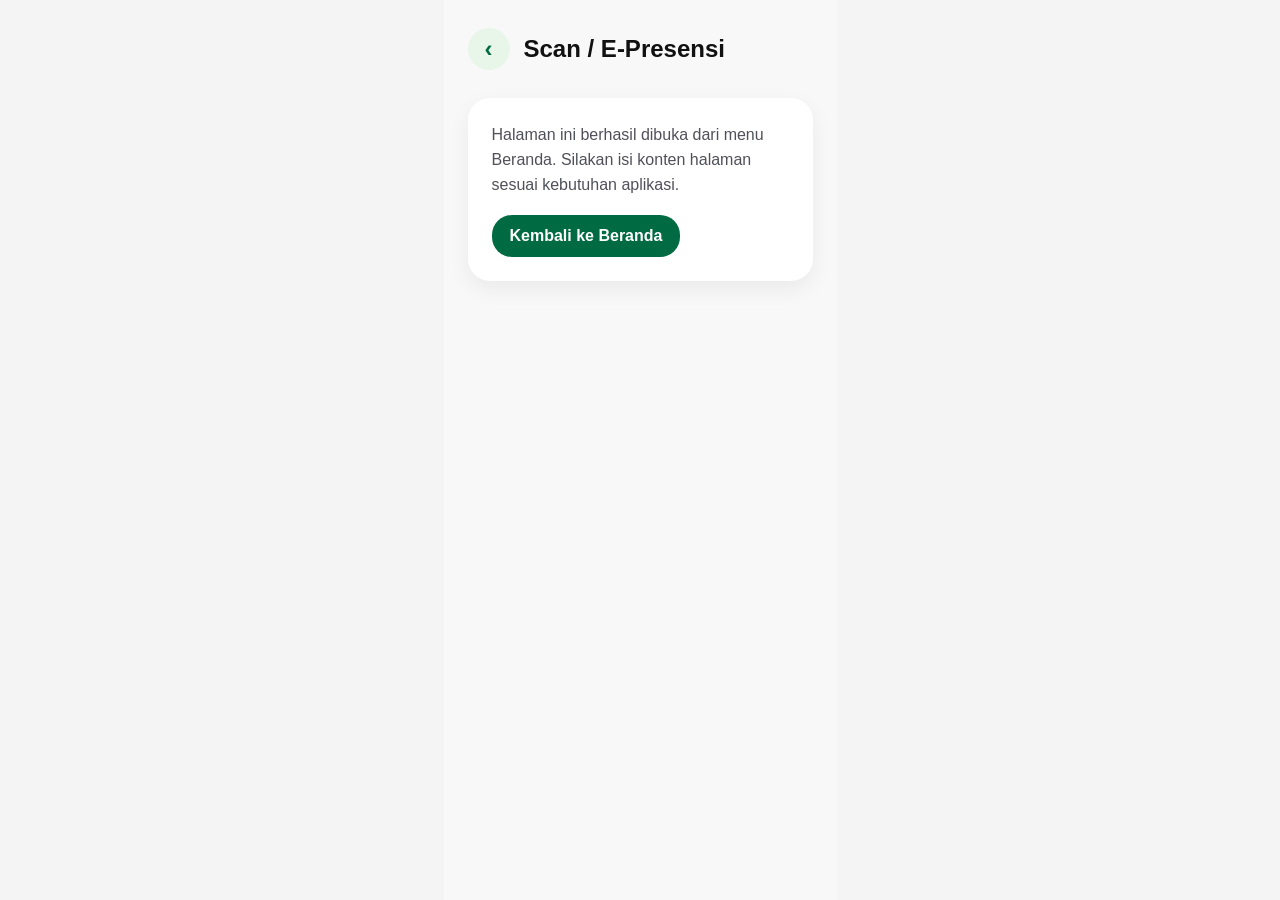
<file: scan.html>
<!DOCTYPE html>
<html lang="id">
<head>
<meta charset="UTF-8">
<meta name="viewport" content="width=device-width, initial-scale=1.0">
<title>Scan / E-Presensi</title>
<style>
* { box-sizing: border-box; margin: 0; padding: 0; font-family: "Segoe UI", Arial, sans-serif; }
body { min-height: 100vh; background: #f4f4f4; display: flex; justify-content: center; }
.phone { width: 393px; min-height: 100vh; background: #f8f8f8; padding: 28px 24px; }
.header { display: flex; align-items: center; gap: 14px; margin-bottom: 28px; }
.back { width: 42px; height: 42px; border-radius: 50%; border: none; background: #e7f6e9; color: #006b43; font-size: 24px; font-weight: 800; cursor: pointer; }
h1 { font-size: 24px; color: #111; line-height: 32px; }
.card { background: #fff; border-radius: 22px; padding: 24px; box-shadow: 0 8px 22px rgba(0,0,0,.06); }
p { color: #50505a; font-size: 16px; line-height: 25px; margin-bottom: 18px; }
.btn { display: inline-block; padding: 12px 18px; border-radius: 20px; background: #006b43; color: #fff; text-decoration: none; font-weight: 700; }
</style>
</head>
<body>
<main class="phone">
  <div class="header">
    <button class="back" onclick="history.back()">‹</button>
    <h1>Scan / E-Presensi</h1>
  </div>
  <section class="card">
    <p>Halaman ini berhasil dibuka dari menu Beranda. Silakan isi konten halaman sesuai kebutuhan aplikasi.</p>
    <a class="btn" href="index.html">Kembali ke Beranda</a>
  </section>
</main>
</body>
</html>
</file>
